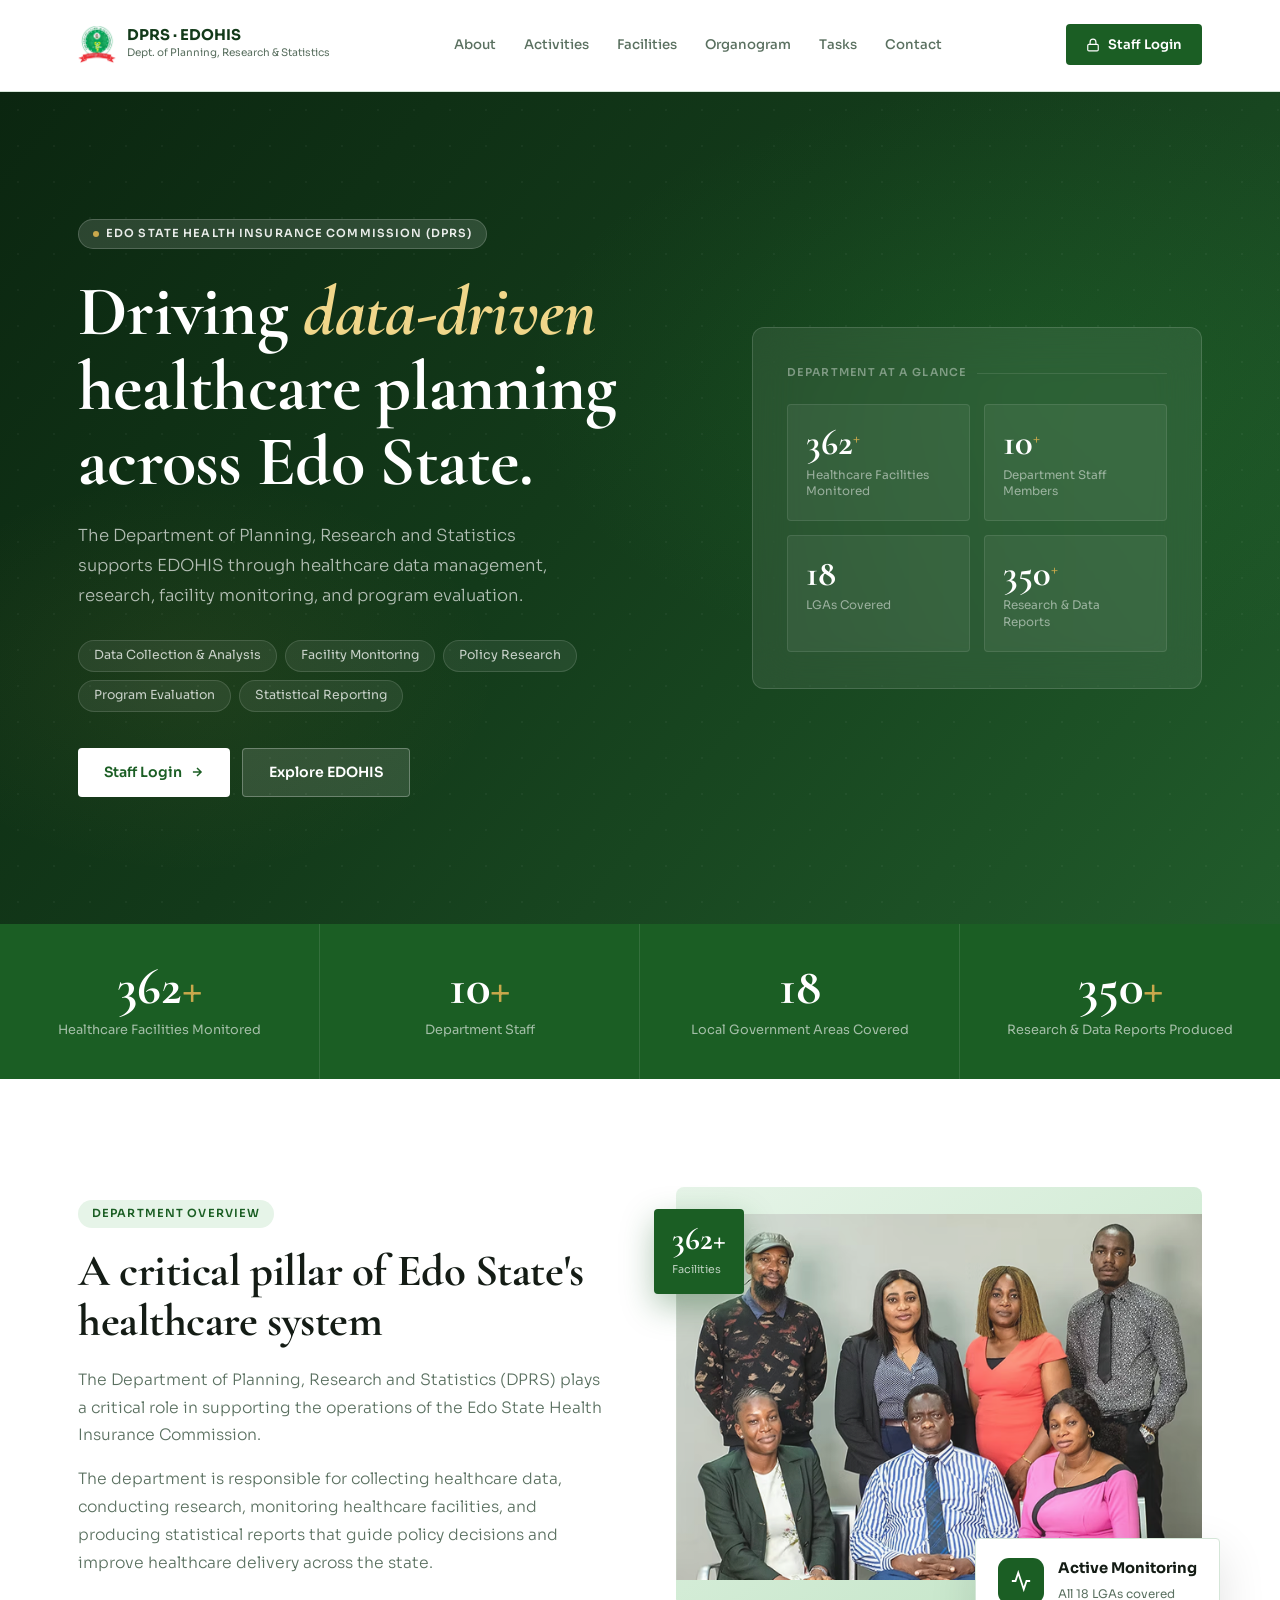
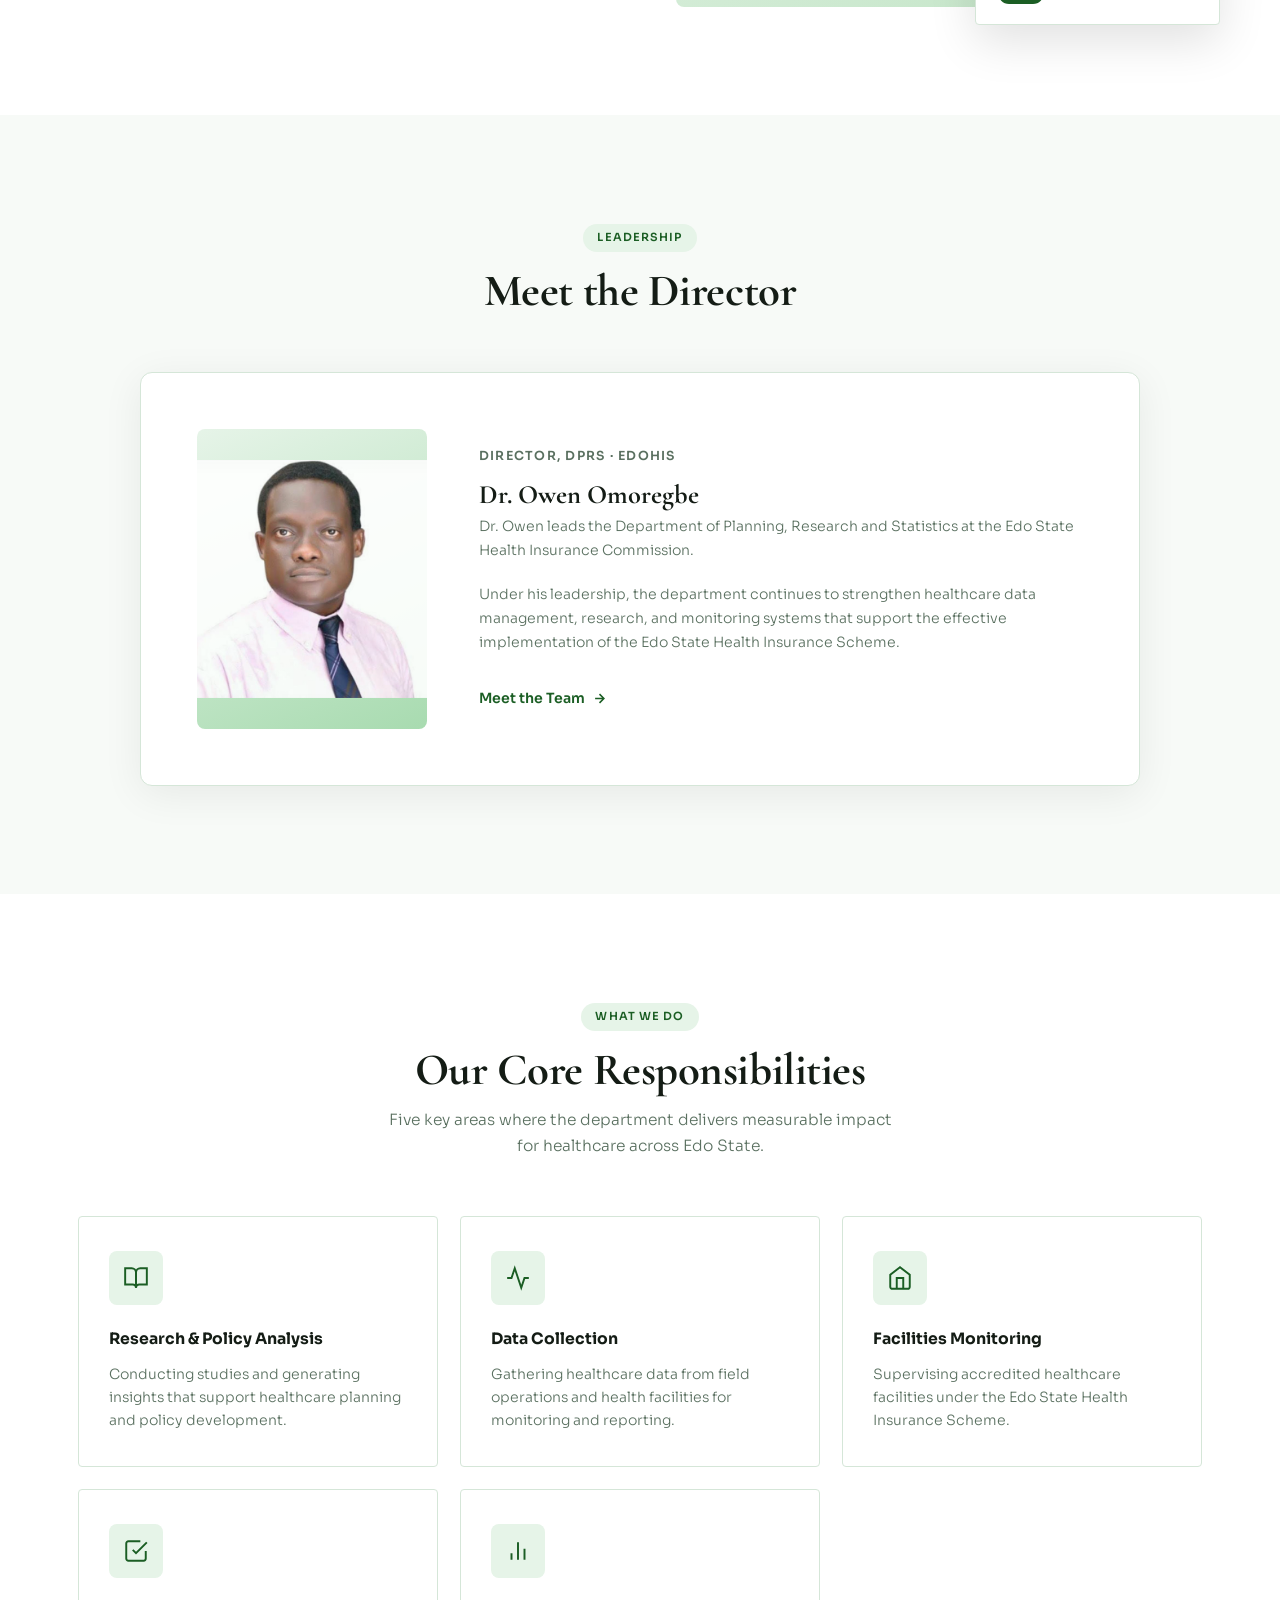
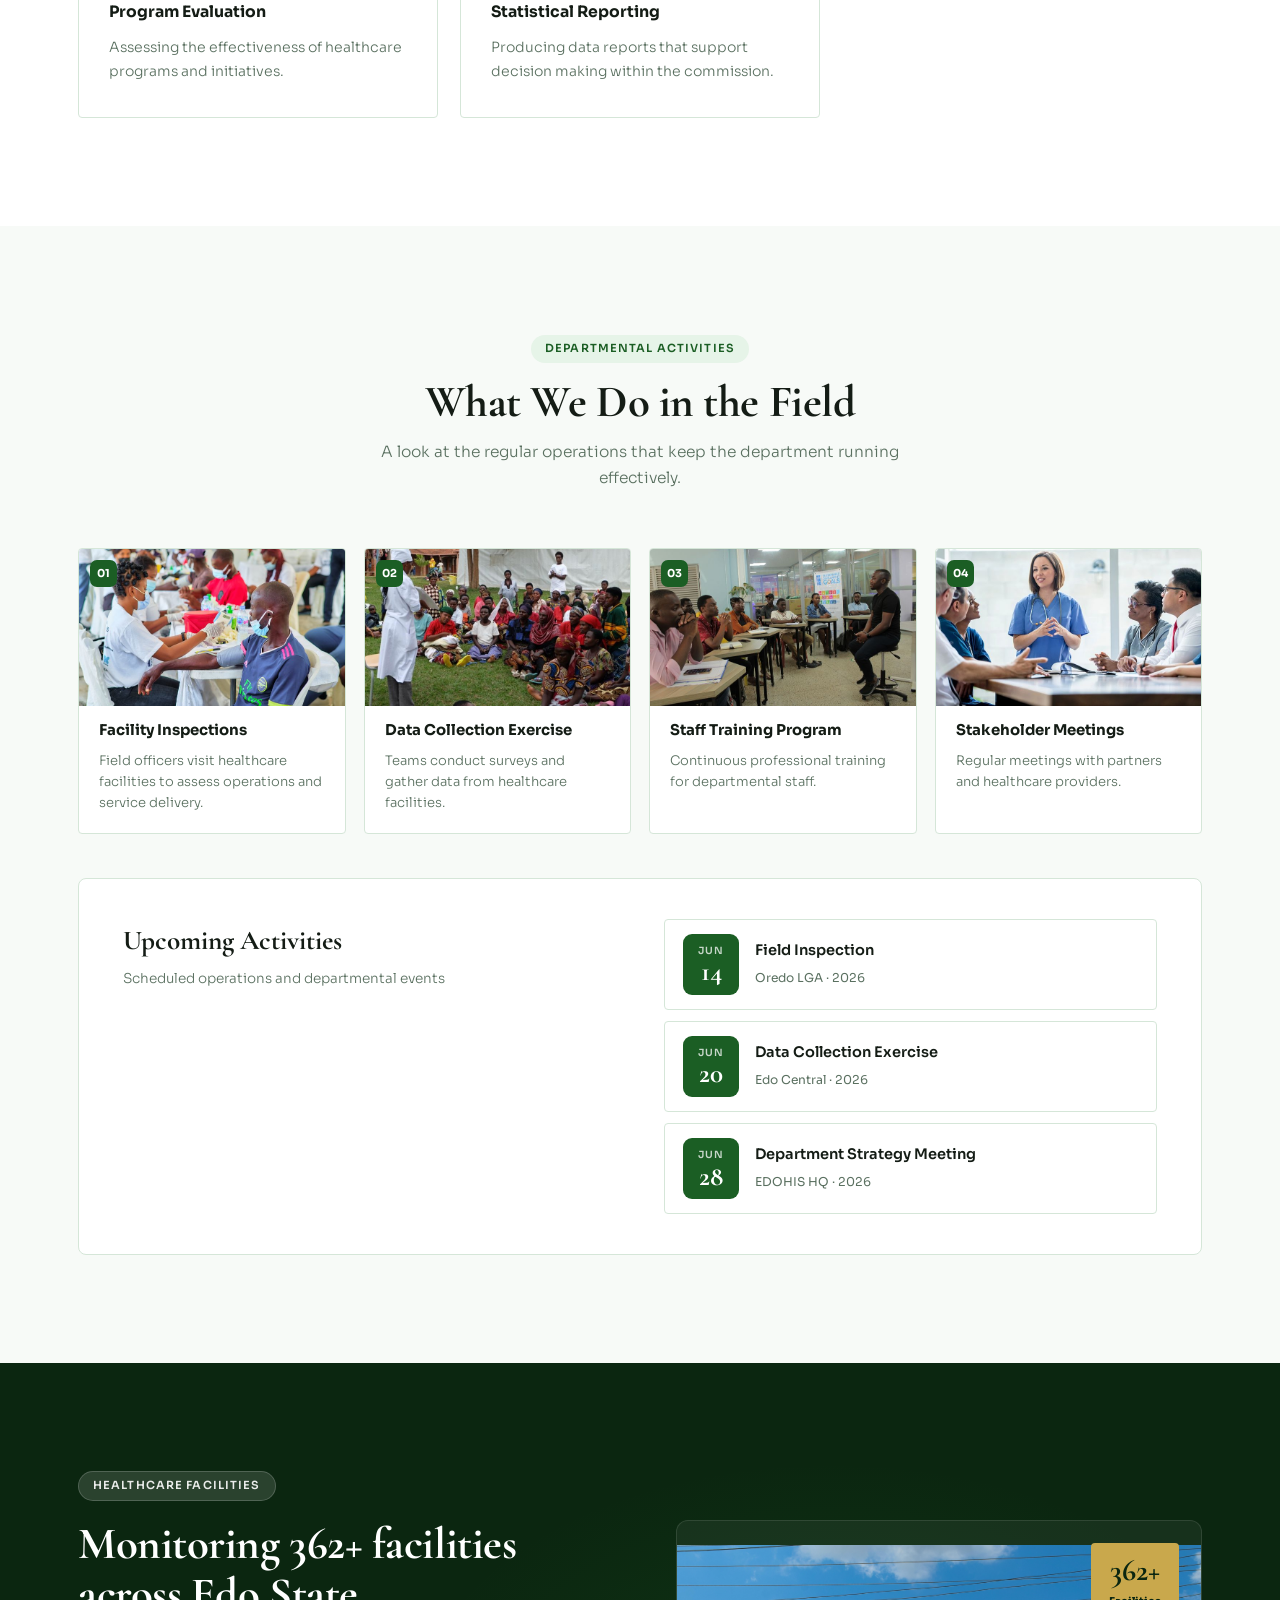
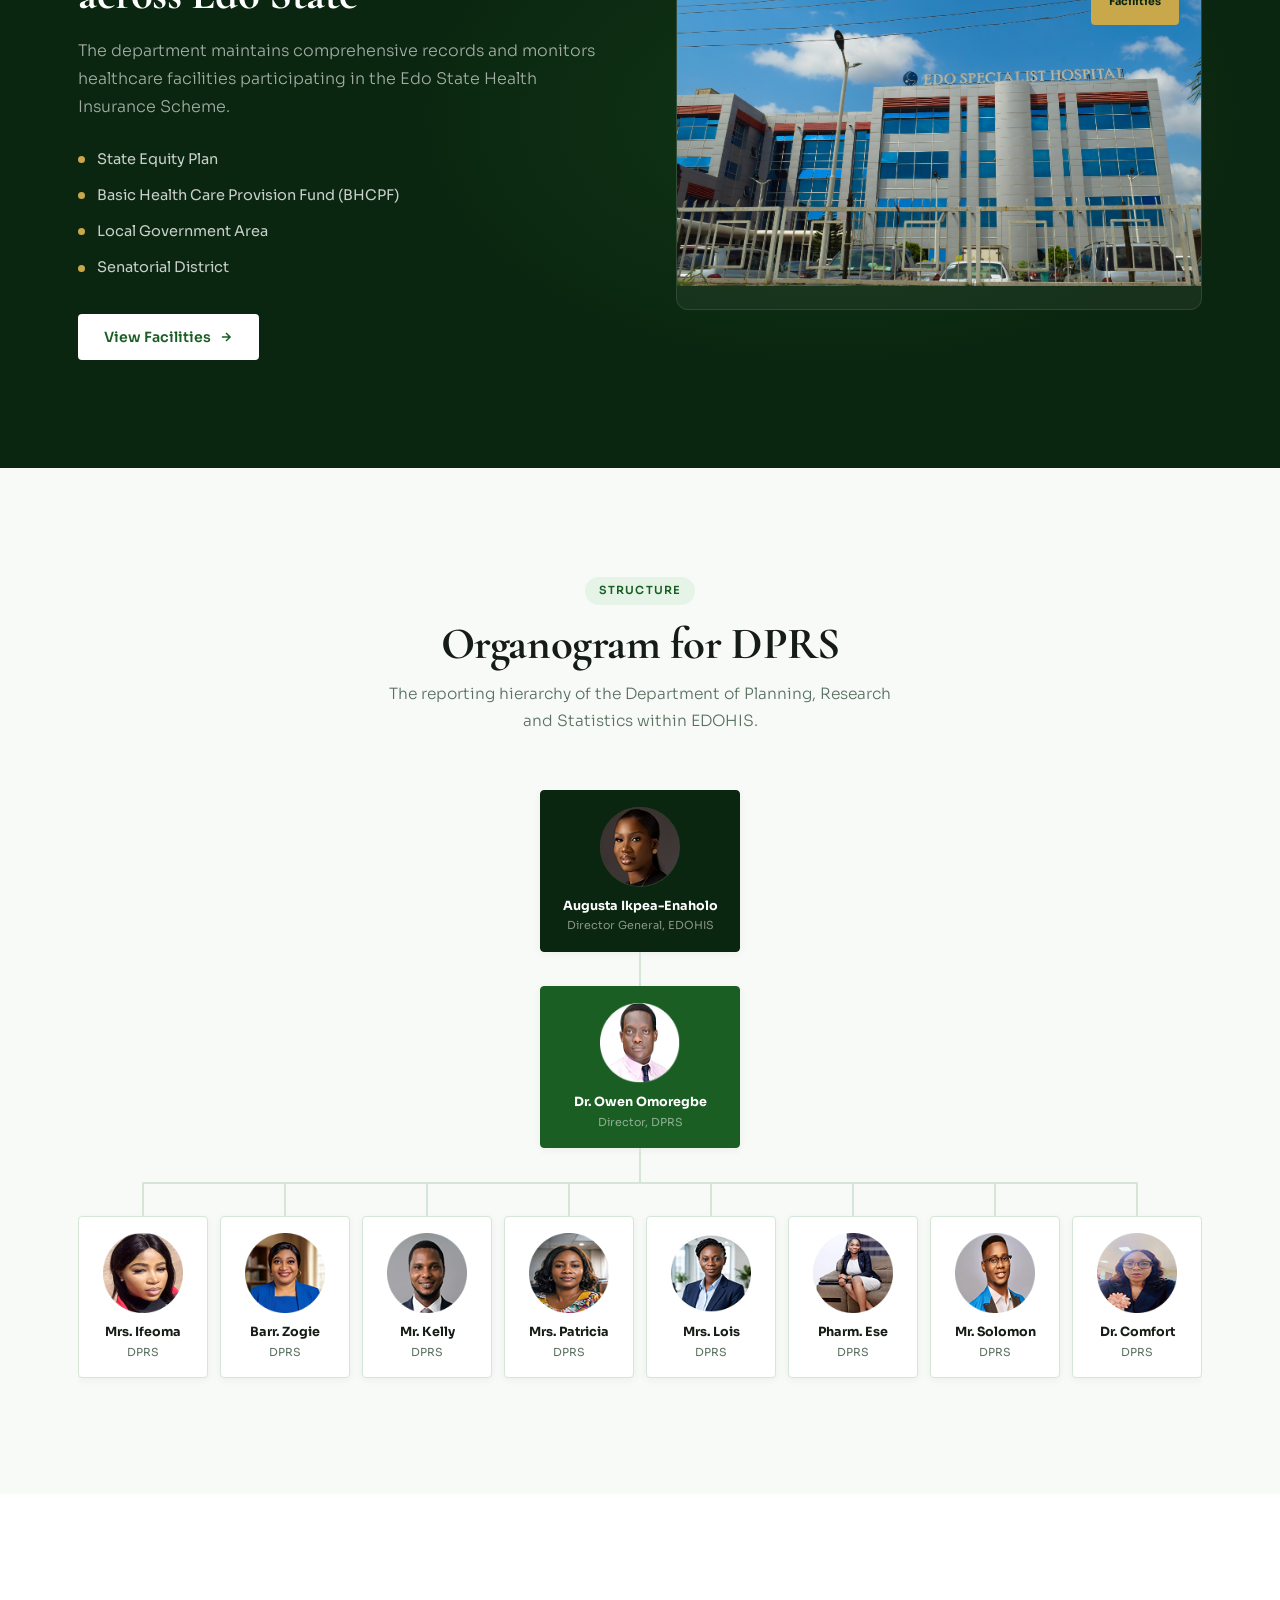
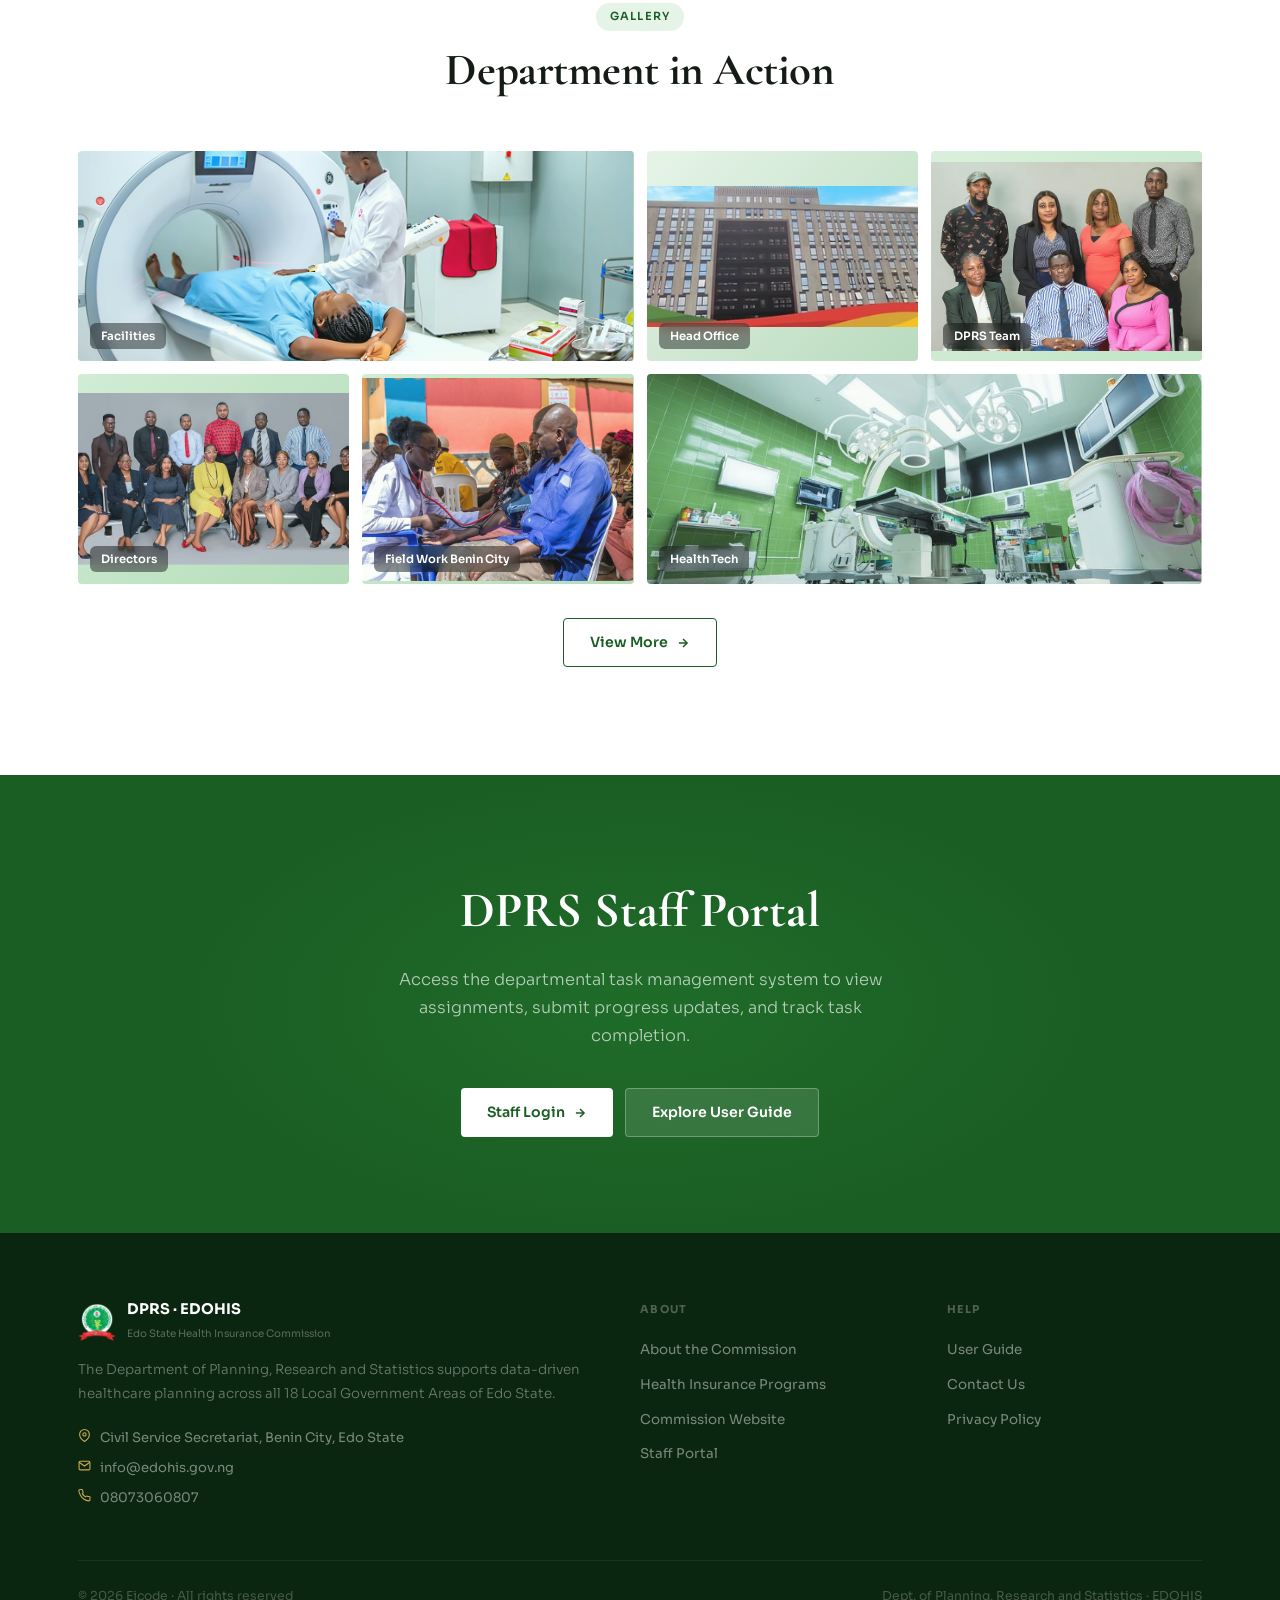
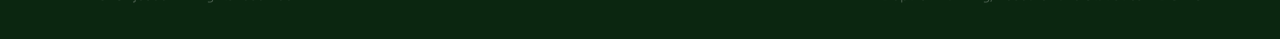
<file: index.html>
<!DOCTYPE html>
<html lang="en">
<head>
<meta charset="UTF-8"/>
<meta name="viewport" content="width=device-width, initial-scale=1.0"/>
<title>DPRS — Edo State Health Insurance Commission</title>
<link rel="preconnect" href="https://fonts.googleapis.com"/>
<link rel="preconnect" href="https://fonts.gstatic.com" crossorigin/>
<link href="https://fonts.googleapis.com/css2?family=Cormorant+Garamond:ital,wght@0,400;0,500;0,600;0,700;1,400;1,600&family=Sora:wght@300;400;500;600;700&display=swap" rel="stylesheet"/>
<link rel="stylesheet" href="style.css">

</head>
<body>

<!-- ═══════════ NAV ═══════════ -->
<nav class="nav">
  <div class="wrap">
    <div class="nav-inner">
      <a href="index.html" class="nav-brand">
        <div class="nav-brand-icon">
          <img src="images/edohislogo.png" alt="edohislogo">
        </div>
        <div class="nav-brand-text">
          <strong>DPRS · EDOHIS</strong>
          <span>Dept. of Planning, Research & Statistics</span>
        </div>
      </a>

      <ul class="nav-links">
        <li><a href="#about">About</a></li>
        <li><a href="#activities">Activities</a></li>
        <li><a href="#facilities">Facilities</a></li>
        <li><a href="#organogram">Organogram</a></li>
        <li><a href="#task">Tasks</a></li>
        <li><a href="#contact">Contact</a></li>
      </ul>

      <div class="nav-end">
        <a href="#portal" class="btn btn-green" style="padding:10px 20px;font-size:.82rem">
          <svg viewBox="0 0 24 24" style="stroke:#fff;fill:none;stroke-width:2"><rect x="3" y="11" width="18" height="11" rx="2"/><path d="M7 11V7a5 5 0 0 1 10 0v4"/></svg>
          Staff Login
        </a>
      </div>

      <button class="hamburger" id="ham" aria-label="Menu">
        <span></span><span></span><span></span>
      </button>
    </div>
  </div>
</nav>

<div class="mobile-nav" id="mob">
  <a href="#about">About</a>
  <a href="#activities">Activities</a>
  <a href="#facilities">Facilities</a>
  <a href="#organogram">Organogram</a>
  <a href="#portal">Tasks</a>
  <a href="#contact">Contact</a>
  <a href="#portal" class="btn btn-green">Staff Login</a>
</div>

<!-- ═══════════ HERO ═══════════ -->
<section class="hero">
  <div class="hero-dots"></div>
  <div class="wrap">
    <div class="hero-layout">
      <!-- copy -->
      <div>
        <div class="hero-eyebrow">
          <span class="chip inv"><span class="chip-dot"></span>Edo State Health Insurance Commission (DPRS)</span>
        </div>
        <h1 class="hero-title">
          Driving <em>data-driven</em><br>
          healthcare planning<br>
          across Edo State.
        </h1>
        <p class="hero-body">
          The Department of Planning, Research and Statistics supports EDOHIS through healthcare data management, research, facility monitoring, and program evaluation.
        </p>
        <div class="hero-tags">
          <span class="hero-tag">Data Collection &amp; Analysis</span>
          <span class="hero-tag">Facility Monitoring</span>
          <span class="hero-tag">Policy Research</span>
          <span class="hero-tag">Program Evaluation</span>
          <span class="hero-tag">Statistical Reporting</span>
        </div>
        <div class="hero-ctas">
          <a href="#portal" class="btn btn-white">
            Staff Login
            <svg viewBox="0 0 24 24" fill="none" stroke="currentColor" stroke-width="2.5"><path d="M5 12h14M12 5l7 7-7 7"/></svg>
          </a>
          <a href="https://www.edostate.edohis.com/" class="btn btn-glass">Explore EDOHIS</a>
        </div>
      </div>

      <!-- stat card -->
      <div class="hero-vis">
        <div class="hero-card">
          <div class="hero-card-eyebrow">Department at a Glance</div>
          <div class="stat-grid">
            <div class="stat-tile">
              <div class="stat-tile-num">362<sup>+</sup></div>
              <div class="stat-tile-lbl">Healthcare Facilities Monitored</div>
            </div>
            <div class="stat-tile">
              <div class="stat-tile-num">10<sup>+</sup></div>
              <div class="stat-tile-lbl">Department Staff Members</div>
            </div>
            <div class="stat-tile">
              <div class="stat-tile-num">18</div>
              <div class="stat-tile-lbl">LGAs Covered</div>
            </div>
            <div class="stat-tile">
              <div class="stat-tile-num">350<sup>+</sup></div>
              <div class="stat-tile-lbl">Research &amp; Data Reports</div>
            </div>
          </div>
        </div>
      </div>
    </div>
  </div>
</section>

<!-- ═══════════ METRICS BAND ═══════════ -->
<div class="metrics">
  <div class="metrics-inner">
    <div class="metric"><div class="metric-num">362<em>+</em></div><div class="metric-lbl">Healthcare Facilities Monitored</div></div>
    <div class="metric"><div class="metric-num">10<em>+</em></div><div class="metric-lbl">Department Staff</div></div>
    <div class="metric"><div class="metric-num">18</div><div class="metric-lbl">Local Government Areas Covered</div></div>
    <div class="metric"><div class="metric-num">350<em>+</em></div><div class="metric-lbl">Research &amp; Data Reports Produced</div></div>
  </div>
</div>

<!-- ═══════════ OVERVIEW ═══════════ -->
<section class="sec" id="about">
  <div class="wrap">
    <div class="ov-grid">
      <div class="ov-text reveal">
        <span class="chip">Department Overview</span>
        <h2>A critical pillar of Edo State's healthcare system</h2>
        <p>The Department of Planning, Research and Statistics (DPRS) plays a critical role in supporting the operations of the Edo State Health Insurance Commission.</p>
        <p>The department is responsible for collecting healthcare data, conducting research, monitoring healthcare facilities, and producing statistical reports that guide policy decisions and improve healthcare delivery across the state.</p>
        
      </div>
      <div class="ov-vis reveal" style="transition-delay:.12s">
        <div class="ov-img">
          <div class="ov-img-ph">
            <img src="images/departmental team photo.png" alt="departmental team photo">
          </div>
        </div>
        <div class="ov-float">
          <div class="ov-float-ico"><svg viewBox="0 0 24 24"><polyline points="22 12 18 12 15 21 9 3 6 12 2 12"/></svg></div>
          <div class="ov-float-txt"><strong>Active Monitoring</strong><span>All 18 LGAs covered</span></div>
        </div>
        <div class="ov-float2"><strong>362+</strong><span>Facilities</span></div>
      </div>
    </div>
  </div>
</section>

<!-- ═══════════ LEADERSHIP ═══════════ -->
<section class="sec sec-alt" id="leadership">
  <div class="wrap">
    <div class="sec-hd">
      <span class="chip">Leadership</span>
      <h2>Meet the Director</h2>
    </div>
    <div class="leader-card reveal">
      <div class="leader-photo">
        <div class="leader-photo-ph">
          <img src="images/Dr owen.png" alt="Dr owen photo">
        </div>
      </div>
      <div>
        <div class="leader-role">Director, DPRS · EDOHIS</div>
        <h3 class="leader-name">Dr. Owen Omoregbe</h3>
        <p class="leader-bio">Dr. Owen leads the Department of Planning, Research and Statistics at the Edo State Health Insurance Commission.</p>
        <p class="leader-bio">Under his leadership, the department continues to strengthen healthcare data management, research, and monitoring systems that support the effective implementation of the Edo State Health Insurance Scheme.</p>
        <a href="meetteampage.html" class="leader-link">
          Meet the Team
          <svg viewBox="0 0 24 24"><path d="M5 12h14M12 5l7 7-7 7"/></svg>
        </a>
      </div>
    </div>
  </div>
</section>

<!-- ═══════════ RESPONSIBILITIES ═══════════ -->
<section class="sec" id="responsibilities">
  <div class="wrap">
    <div class="sec-hd">
      <span class="chip">What We Do</span>
      <h2>Our Core Responsibilities</h2>
      <p>Five key areas where the department delivers measurable impact for healthcare across Edo State.</p>
    </div>
    <div class="resp-grid">
      <div class="resp-card reveal">
        <div class="resp-ico"><svg viewBox="0 0 24 24"><path d="M2 3h6a4 4 0 0 1 4 4v14a3 3 0 0 0-3-3H2z"/><path d="M22 3h-6a4 4 0 0 0-4 4v14a3 3 0 0 1 3-3h7z"/></svg></div>
        <h4>Research &amp; Policy Analysis</h4>
        <p>Conducting studies and generating insights that support healthcare planning and policy development.</p>
      </div>
      <div class="resp-card reveal" style="transition-delay:.08s">
        <div class="resp-ico"><svg viewBox="0 0 24 24"><polyline points="22 12 18 12 15 21 9 3 6 12 2 12"/></svg></div>
        <h4>Data Collection</h4>
        <p>Gathering healthcare data from field operations and health facilities for monitoring and reporting.</p>
      </div>
      <div class="resp-card reveal" style="transition-delay:.16s">
        <div class="resp-ico"><svg viewBox="0 0 24 24"><path d="M3 9l9-7 9 7v11a2 2 0 0 1-2 2H5a2 2 0 0 1-2-2z"/><polyline points="9 22 9 12 15 12 15 22"/></svg></div>
        <h4>Facilities Monitoring</h4>
        <p>Supervising accredited healthcare facilities under the Edo State Health Insurance Scheme.</p>
      </div>
      <div class="resp-card reveal" style="transition-delay:.06s">
        <div class="resp-ico"><svg viewBox="0 0 24 24"><polyline points="22 4 12 14.01 9 11.01"/><path d="M21 12v7a2 2 0 0 1-2 2H5a2 2 0 0 1-2-2V5a2 2 0 0 1 2-2h11"/></svg></div>
        <h4>Program Evaluation</h4>
        <p>Assessing the effectiveness of healthcare programs and initiatives.</p>
      </div>
      <div class="resp-card reveal" style="transition-delay:.14s">
        <div class="resp-ico"><svg viewBox="0 0 24 24"><line x1="18" y1="20" x2="18" y2="10"/><line x1="12" y1="20" x2="12" y2="4"/><line x1="6" y1="20" x2="6" y2="14"/></svg></div>
        <h4>Statistical Reporting</h4>
        <p>Producing data reports that support decision making within the commission.</p>
      </div>
    </div>
  </div>
</section>

<!-- ═══════════ ACTIVITIES ═══════════ -->
<section class="sec sec-alt" id="activities">
  <div class="wrap">
    <div class="sec-hd">
      <span class="chip">Departmental Activities</span>
      <h2>What We Do in the Field</h2>
      <p>A look at the regular operations that keep the department running effectively.</p>
    </div>
    <div class="act-grid">
      <div class="act-card reveal">
        <div class="act-thumb"><span class="act-num">01</span><img src="images/field work.jfif" alt="Team field work"></div>
        <div class="act-body"><h4>Facility Inspections</h4><p>Field officers visit healthcare facilities to assess operations and service delivery.</p></div>
      </div>
      <div class="act-card reveal" style="transition-delay:.07s">
        <div class="act-thumb"><span class="act-num">02</span><img src="images/Data collection.jfif" alt="data collection"></div>
        <div class="act-body"><h4>Data Collection Exercise</h4><p>Teams conduct surveys and gather data from healthcare facilities.</p></div>
      </div>
      <div class="act-card reveal" style="transition-delay:.14s">
        <div class="act-thumb"><span class="act-num">03</span><img src="images/staff training.jfif" alt="Staff training"></div>
        <div class="act-body"><h4>Staff Training Program</h4><p>Continuous professional training for departmental staff.</p></div>
      </div>
      <div class="act-card reveal" style="transition-delay:.21s">
        <div class="act-thumb"><span class="act-num">04</span><img src="images/partner meetings.jfif" alt="Partners meetings"></div>
        <div class="act-body"><h4>Stakeholder Meetings</h4><p>Regular meetings with partners and healthcare providers.</p></div>
      </div>
    </div>

    <div class="upcoming reveal" id="task">
      <div class="upcoming-head">
        <h3>Upcoming Activities</h3>
        <p>Scheduled operations and departmental events</p>
      </div>
      <div class="ev-list">
        <div class="ev-item">
          <div class="ev-cal"><div class="mo">Jun</div><div class="dy">14</div></div>
          <div class="ev-info"><strong>Field Inspection</strong><span>Oredo LGA · 2026</span></div>
        </div>
        <div class="ev-item">
          <div class="ev-cal"><div class="mo">Jun</div><div class="dy">20</div></div>
          <div class="ev-info"><strong>Data Collection Exercise</strong><span>Edo Central · 2026</span></div>
        </div>
        <div class="ev-item">
          <div class="ev-cal"><div class="mo">Jun</div><div class="dy">28</div></div>
          <div class="ev-info"><strong>Department Strategy Meeting</strong><span>EDOHIS HQ · 2026</span></div>
        </div>
      </div>
    </div>
  </div>
</section>

<!-- ═══════════ FACILITIES ═══════════ -->
<section class="fac-sec" id="facilities">
  <div class="wrap">
    <div class="fac-grid">
      <div class="fac-text reveal">
        <span class="chip inv">Healthcare Facilities</span>
        <h2>Monitoring 362+ facilities across Edo State</h2>
        <p>The department maintains comprehensive records and monitors healthcare facilities participating in the Edo State Health Insurance Scheme.</p>
        <div class="fac-cats">
          <div class="fac-cat"><span class="fac-cat-dot"></span>State Equity Plan</div>
          <div class="fac-cat"><span class="fac-cat-dot"></span>Basic Health Care Provision Fund (BHCPF)</div>
          <div class="fac-cat"><span class="fac-cat-dot"></span>Local Government Area</div>
          <div class="fac-cat"><span class="fac-cat-dot"></span>Senatorial District</div>
        </div>
        <a href="https://www.edostate.edohis.com/" class="btn btn-white">
          View Facilities
          <svg viewBox="0 0 24 24" fill="none" stroke="currentColor" stroke-width="2.5"><path d="M5 12h14M12 5l7 7-7 7"/></svg>
        </a>
      </div>
      <div class="fac-vis reveal" style="transition-delay:.12s">
        <div class="fac-vis-ph">
          <img src="images/edo state secretariat.png" alt="edo state secretariat">
        </div>
        <div class="fac-badge"><strong>362+</strong><span>Facilities</span></div>
      </div>
    </div>
  </div>
</section>

<!-- ═══════════ ORGANOGRAM ═══════════ -->
<section class="sec sec-alt" id="organogram">
  <div class="wrap">
    <div class="sec-hd">
      <span class="chip">Structure</span>
      <h2>Organogram for DPRS</h2>
      <p>The reporting hierarchy of the Department of Planning, Research and Statistics within EDOHIS.</p>
    </div>
    <div class="org-scroll">
      <div class="org-tree">
        <!-- DG -->
        <div class="org-row">
          <div class="org-card top">
            <div class="org-av"><img src="images/Augusta ikpea enaholo.png" alt="Augusta ikpea enaholo.png"></div>
            <div class="org-nm">Augusta Ikpea-Enaholo</div>
            <div class="org-rl">Director General, EDOHIS</div>
          </div>
        </div>
        <div class="org-vline"></div>
        <!-- Director -->
        <div class="org-row">
          <div class="org-card dir">
            <div class="org-av"><img src="images/dr owen o.png" alt="dr owen"></div>
            <div class="org-nm">Dr. Owen Omoregbe</div>
            <div class="org-rl">Director, DPRS</div>
          </div>
        </div>
        <div class="org-vline"></div>
        <!-- Team -->
        <div class="org-hrow">
          <div class="org-col"><div class="org-card"><div class="org-av"><img src="images/mrs ifeoma.png" alt="mrs ifeoma"></div><div class="org-nm">Mrs. Ifeoma</div><div class="org-rl">DPRS</div></div></div>
          <div class="org-col"><div class="org-card"><div class="org-av"><img src="images/barr zogie.png" alt="barr zogie"></div><div class="org-nm">Barr. Zogie</div><div class="org-rl">DPRS</div></div></div>
          <div class="org-col"><div class="org-card"><div class="org-av"><img src="images/mr kelly.png" alt="Mr kelly"></div><div class="org-nm">Mr. Kelly</div><div class="org-rl">DPRS</div></div></div>
          <div class="org-col"><div class="org-card"><div class="org-av"><img src="images/Mrs patricia.png" alt="Mrs patricia"></div><div class="org-nm">Mrs. Patricia</div><div class="org-rl">DPRS</div></div></div>
          <div class="org-col"><div class="org-card"><div class="org-av"><img src="images/Mrs lois.png" alt="mrs lois"></div><div class="org-nm">Mrs. Lois</div><div class="org-rl">DPRS</div></div></div>
          <div class="org-col"><div class="org-card"><div class="org-av"><img src="images/Pharm Ese.png" alt="pharm ese"></div><div class="org-nm">Pharm. Ese</div><div class="org-rl">DPRS</div></div></div>
          <div class="org-col"><div class="org-card"><div class="org-av"><img src="images/mr solomon.png" alt="Mr solomon"></div><div class="org-nm">Mr. Solomon</div><div class="org-rl">DPRS</div></div></div>
          <div class="org-col"><div class="org-card"><div class="org-av"><img src="images/dr comfort.png" alt="dr comfort"></div><div class="org-nm">Dr. Comfort</div><div class="org-rl">DPRS</div></div></div>
        </div>
      </div>
    </div>
  </div>
</section>

<!-- ═══════════ GALLERY ═══════════ -->
<section class="sec" id="gallery">
  <div class="wrap">
    <div class="sec-hd">
      <span class="chip">Gallery</span>
      <h2>Department in Action</h2>
    </div>
    <div class="gal-grid">
      <div class="gal-cell reveal">
        <div class="gal-ph"><img src="images/facility1.png" alt="facility pic"></div>
        <span class="gal-label">Facilities</span>
      </div>
      <div class="gal-cell reveal" style="transition-delay:.07s">
        <div class="gal-ph"><img src="images/head office.png" alt=""></div>
        <span class="gal-label">Head Office</span>
      </div>
      <div class="gal-cell reveal" style="transition-delay:.14s">
        <div class="gal-ph"><img src="images/departmental team photo.png" alt="dprs team pic"></div>
        <span class="gal-label">DPRS Team</span>
      </div>
      
      <div class="gal-cell reveal" style="transition-delay:.21s">
        <div class="gal-ph"><img src="images/directors.png" alt=""></div>
        <span class="gal-label">Directors</span>
      </div>

      <div class="gal-cell reveal" style="transition-delay:.21s">
        <div class="gal-ph"><img src="images/Field work benin.jfif" alt=""></div>
        <span class="gal-label">Field Work Benin City</span>
      </div>

      <div class="gal-cell reveal" style="transition-delay:.21s">
        <div class="gal-ph"><img src="images/Health Tech Companies Restructuring Nigeria’s Healthcare System.jfif" alt=""></div>
        <span class="gal-label">Health Tech</span>
      </div>
      
    </div>
    <div class="gal-cta">
      <a href="#" class="btn btn-outline">
        View More
        <svg viewBox="0 0 24 24" fill="none" stroke="currentColor" stroke-width="2.5"><path d="M5 12h14M12 5l7 7-7 7"/></svg>
      </a>
    </div>
  </div>
</section>

<!-- ═══════════ PORTAL ═══════════ -->
<section class="portal-sec" id="portal">
  <div class="wrap" style="position:relative;z-index:1">
    
    <h2>DPRS Staff Portal</h2>
    <p>Access the departmental task management system to view assignments, submit progress updates, and track task completion.</p>
    <div class="portal-ctas">
      <a href="#" class="btn btn-white">
        Staff Login
        <svg viewBox="0 0 24 24" fill="none" stroke="currentColor" stroke-width="2.5"><path d="M5 12h14M12 5l7 7-7 7"/></svg>
      </a>
      <a href="#" class="btn btn-glass">Explore User Guide</a>
    </div>
  </div>
</section>

<!-- ═══════════ FOOTER ═══════════ -->
<footer id="contact">
  <div class="wrap">
    <div class="footer-grid">
      <div>
        <div class="footer-brand">
          <div class="footer-brand-ico"><img src="images/edohislogo.png" alt=""></div>
          <div class="footer-brand-txt">
            <strong>DPRS · EDOHIS</strong>
            <span>Edo State Health Insurance Commission</span>
          </div>
        </div>
        <p class="footer-desc">The Department of Planning, Research and Statistics supports data-driven healthcare planning across all 18 Local Government Areas of Edo State.</p>
        <div class="footer-contacts">
          <div class="footer-row">
            <svg viewBox="0 0 24 24"><path d="M21 10c0 7-9 13-9 13s-9-6-9-13a9 9 0 0 1 18 0z"/><circle cx="12" cy="10" r="3"/></svg>
            Civil Service Secretariat, Benin City, Edo State
          </div>
          <div class="footer-row">
            <svg viewBox="0 0 24 24"><path d="M4 4h16c1.1 0 2 .9 2 2v12c0 1.1-.9 2-2 2H4c-1.1 0-2-.9-2-2V6c0-1.1.9-2 2-2z"/><polyline points="22,6 12,13 2,6"/></svg>
            info@edohis.gov.ng
          </div>
          <div class="footer-row">
            <svg viewBox="0 0 24 24"><path d="M22 16.92v3a2 2 0 0 1-2.18 2 19.79 19.79 0 0 1-8.63-3.07A19.5 19.5 0 0 1 4.69 12 19.79 19.79 0 0 1 1.61 3.18 2 2 0 0 1 3.58 1h3a2 2 0 0 1 2 1.72 12.84 12.84 0 0 0 .7 2.81 2 2 0 0 1-.45 2.11L7.91 8.54a16 16 0 0 0 6 6l.92-.92a2 2 0 0 1 2.11-.45 12.84 12.84 0 0 0 2.81.7A2 2 0 0 1 22 16.92z"/></svg>
            08073060807
          </div>
        </div>
      </div>
      <div class="footer-col">
        <h5>About</h5>
        <ul>
          <li><a href="https://www.edostate.edohis.com/">About the Commission</a></li>
          <li><a href="https://www.edostate.edohis.com/">Health Insurance Programs</a></li>
          <li><a href="https://www.edostate.edohis.com/">Commission Website</a></li>
          <li><a href="#">Staff Portal</a></li>
        </ul>
      </div>
      <div class="footer-col">
        <h5>Help</h5>
        <ul>
          <li><a href="#">User Guide</a></li>
          <li><a href="https://www.edostate.edohis.com/contact-7">Contact Us</a></li>
          <li><a href="#">Privacy Policy</a></li>
        </ul>
      </div>
    </div>
    <div class="footer-btm">
      <p>© 2026 Ejcode · All rights reserved</p>
      <p>Dept. of Planning, Research and Statistics · EDOHIS</p>
    </div>
  </div>
</footer>

<!-- ═══════════ SCRIPTS ═══════════ -->
<script src="script.js"></script>
</body>
</html>
</file>
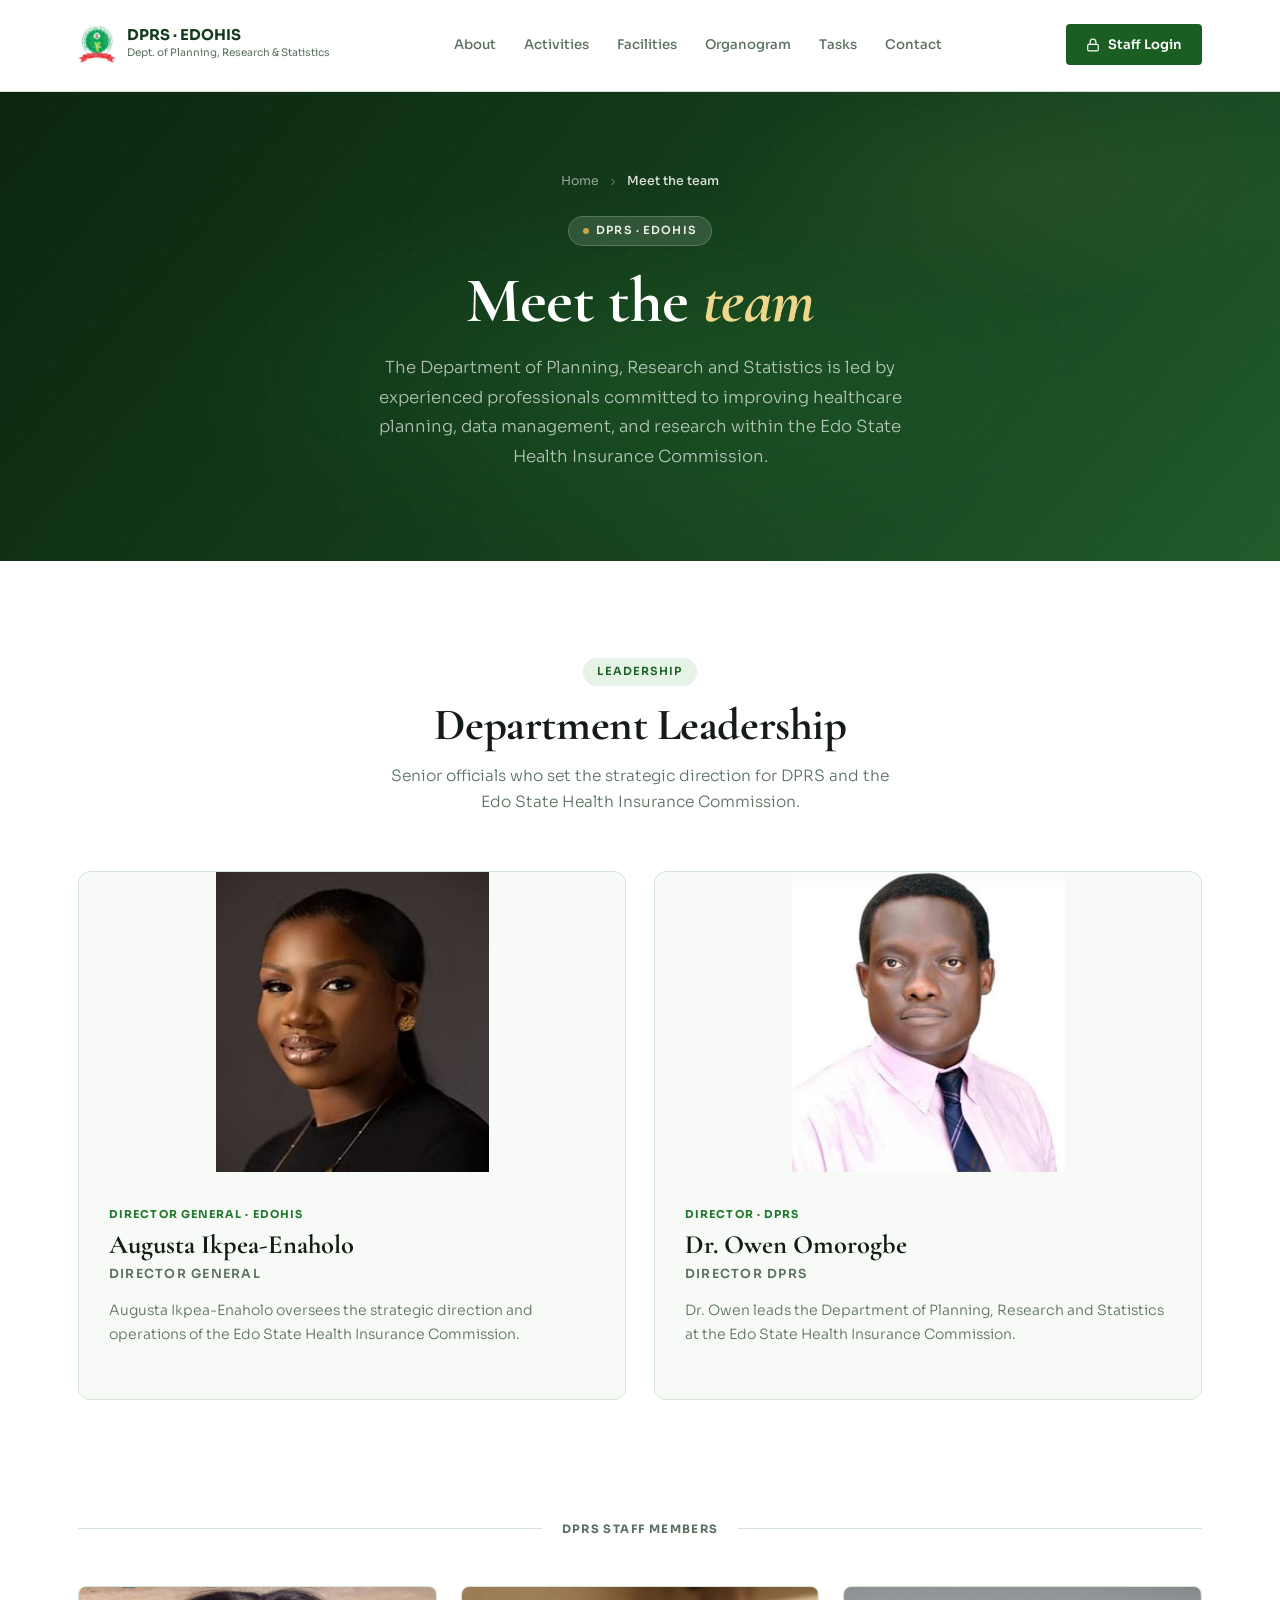
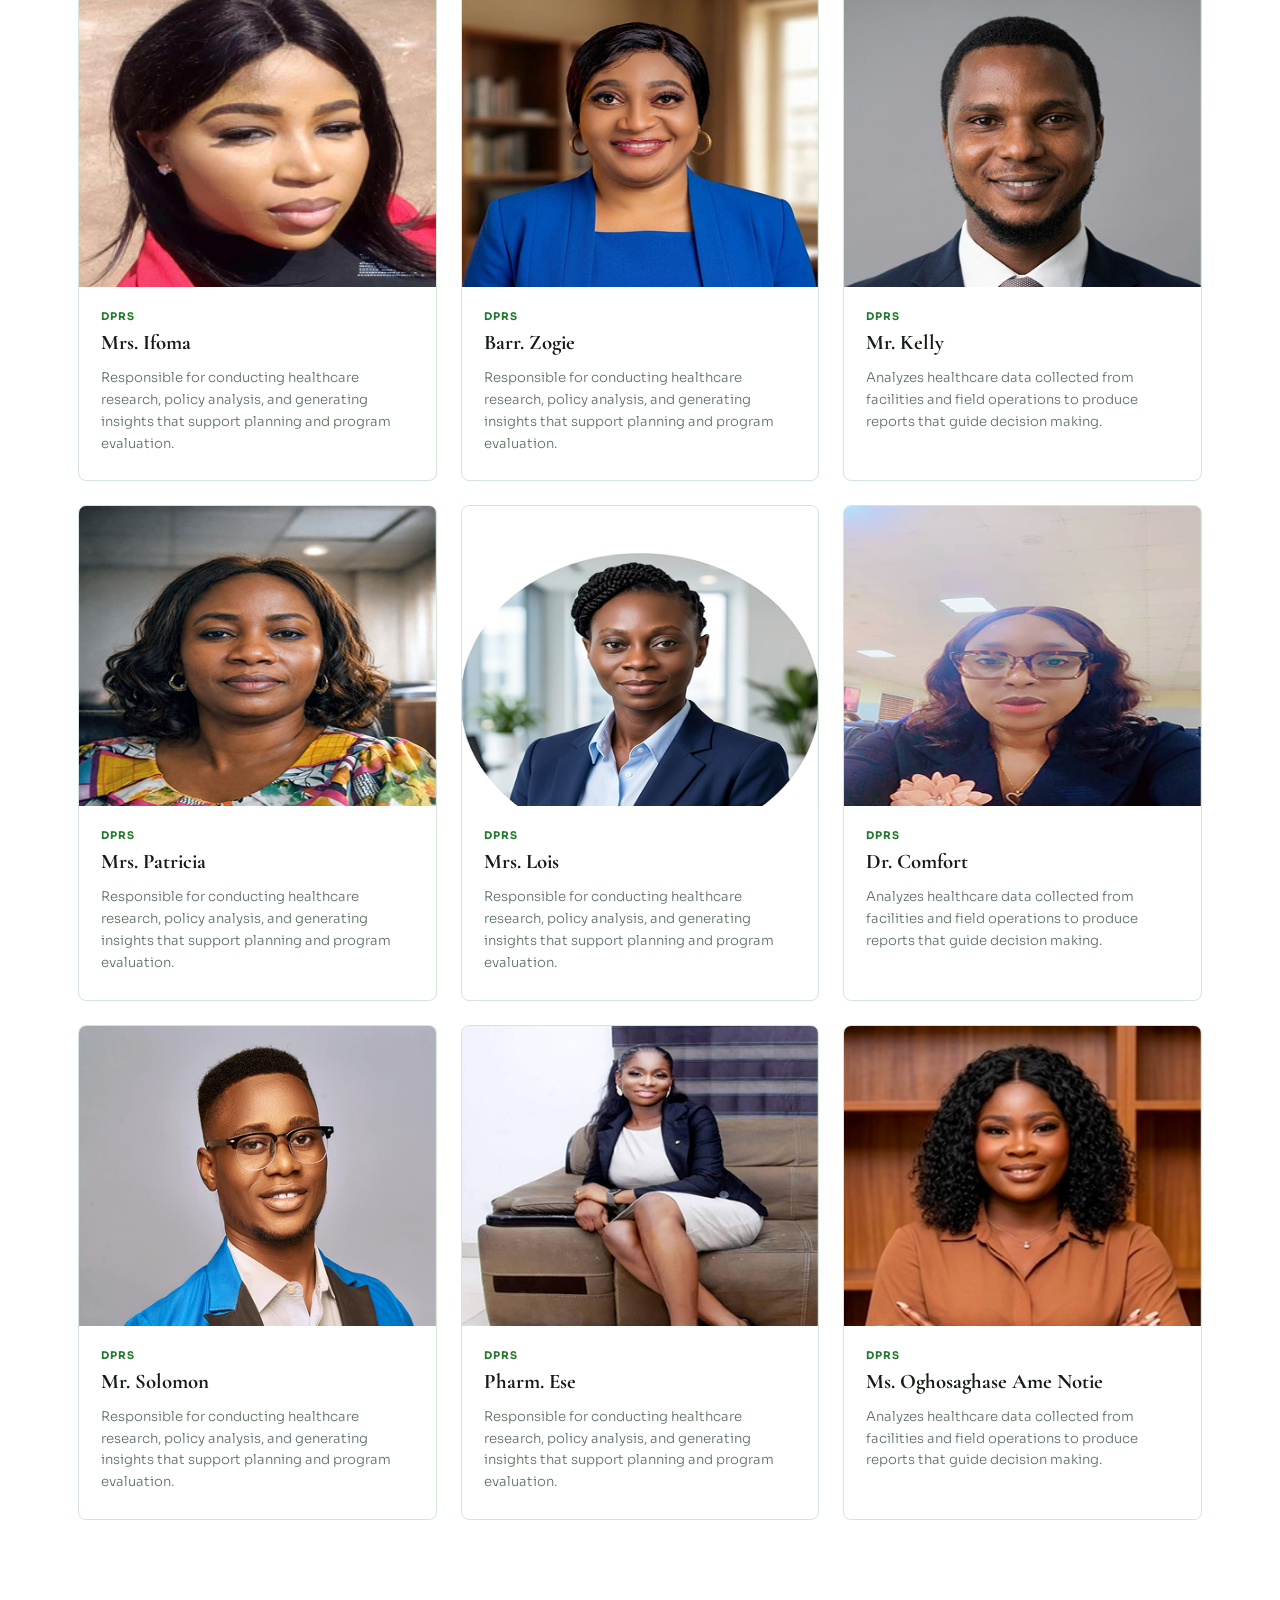
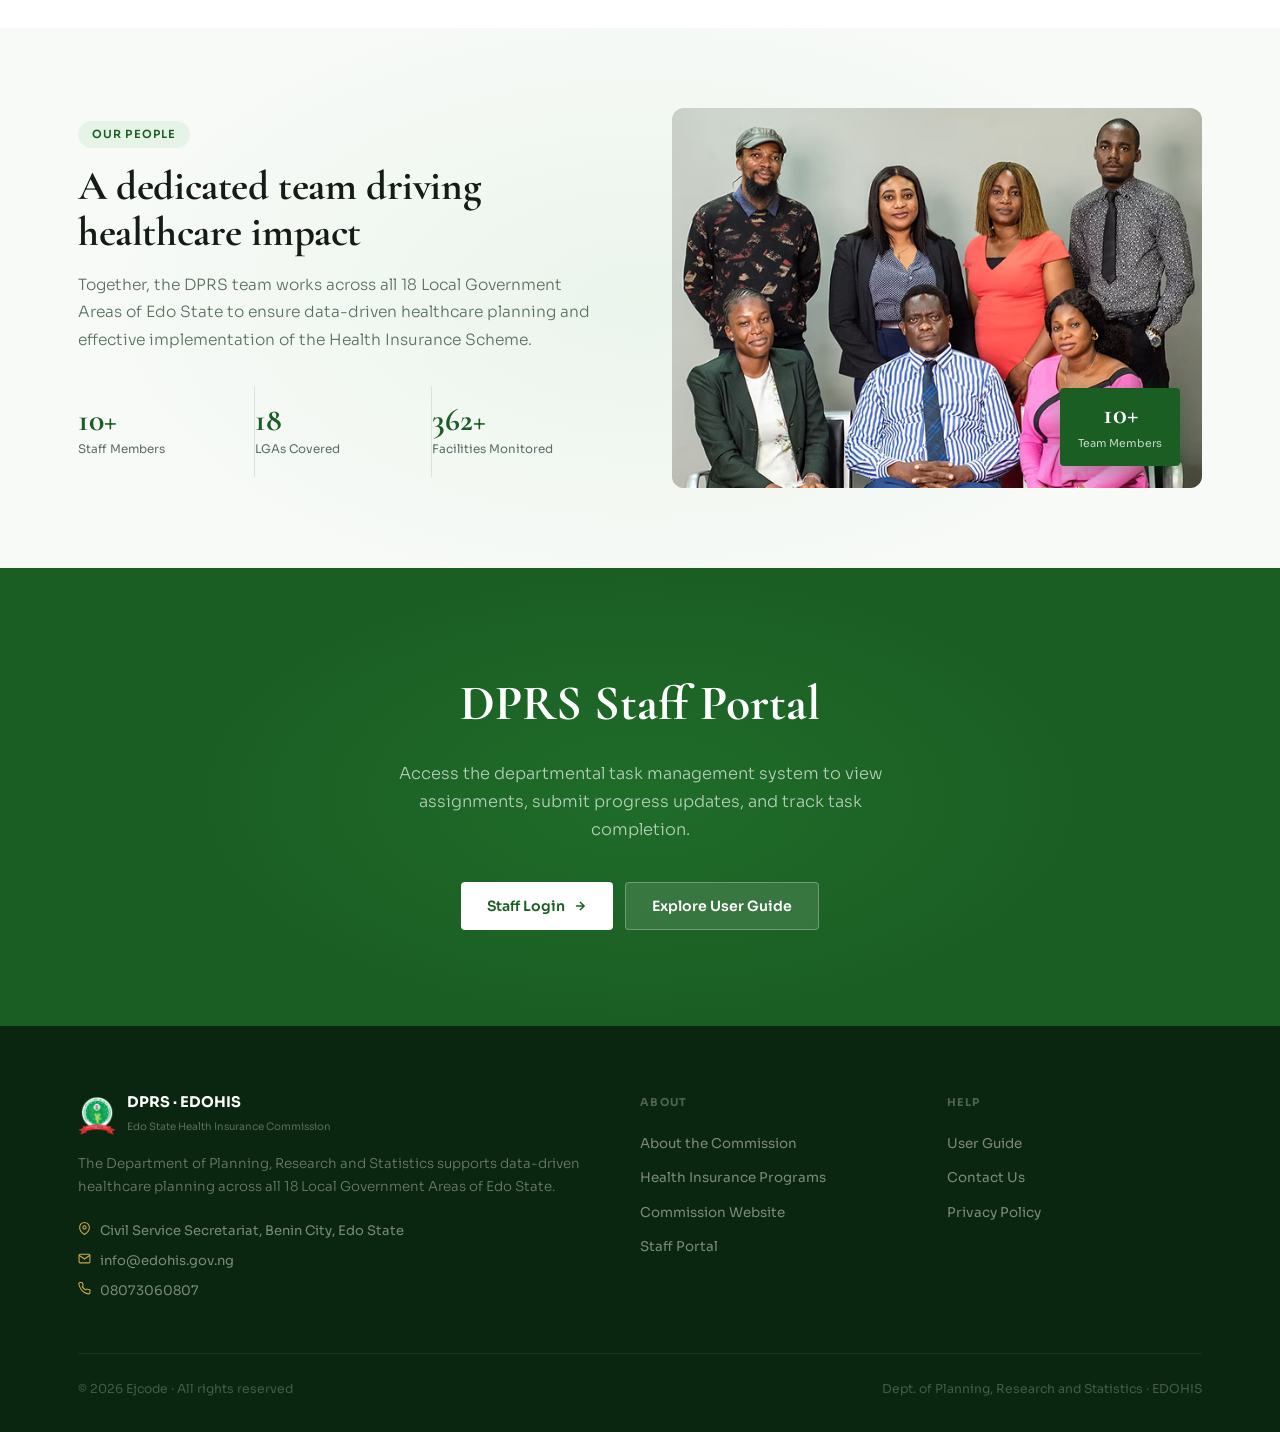
<file: meetteampage.html>
<!DOCTYPE html>
<html lang="en">
<head>
<meta charset="UTF-8"/>
<meta name="viewport" content="width=device-width, initial-scale=1.0"/>
<title>DPRS — Edo State Health Insurance Commission</title>
<link rel="preconnect" href="https://fonts.googleapis.com"/>
<link rel="preconnect" href="https://fonts.gstatic.com" crossorigin/>
<link href="https://fonts.googleapis.com/css2?family=Cormorant+Garamond:ital,wght@0,400;0,500;0,600;0,700;1,400;1,600&family=Sora:wght@300;400;500;600;700&display=swap" rel="stylesheet"/>
<link rel="stylesheet" href="style.css">

</head>
<body>

<!-- ═══════════ NAV ═══════════ -->
<nav class="nav">
  <div class="wrap">
    <div class="nav-inner">
      <a href="index.html" class="nav-brand">
        <div class="nav-brand-icon">
          <img src="images/edohislogo.png" alt="edohislogo">
        </div>
        <div class="nav-brand-text">
          <strong>DPRS · EDOHIS</strong>
          <span>Dept. of Planning, Research & Statistics</span>
        </div>
      </a>

      <ul class="nav-links">
        <li><a href="index.html#about">About</a></li>
        <li><a href="index.html#activities">Activities</a></li>
        <li><a href="index.html#facilities">Facilities</a></li>
        <li><a href="index.htmlorganogram">Organogram</a></li>
        <li><a href="index.html#task">Tasks</a></li>
        <li><a href="index.html#contact">Contact</a></li>
      </ul>

      <div class="nav-end">
        <a href="#portal" class="btn btn-green" style="padding:10px 20px;font-size:.82rem">
          <svg viewBox="0 0 24 24" style="stroke:#fff;fill:none;stroke-width:2"><rect x="3" y="11" width="18" height="11" rx="2"/><path d="M7 11V7a5 5 0 0 1 10 0v4"/></svg>
          Staff Login
        </a>
      </div>

      <button class="hamburger" id="ham" aria-label="Menu">
        <span></span><span></span><span></span>
      </button>
    </div>
  </div>
</nav>

<div class="mobile-nav" id="mob">
  <a href="index.html#about">About</a>
  <a href="index.html#activities">Activities</a>
  <a href="index.html#facilities">Facilities</a>
  <a href="index.html#organogram">Organogram</a>
  <a href="index.html#portal">Tasks</a>
  <a href="index.html#contact">Contact</a>
  <a href="index.html#portal" class="btn btn-green">Staff Login</a>
</div>

<!-- ═══ PAGE HERO ═══ -->
<section class="page-hero">
  <div class="page-hero-dots"></div>
  <div class="wrap page-hero-inner">
    <div class="breadcrumb">
      <a href="index.html">Home</a>
      <svg viewBox="0 0 24 24"><polyline points="9 18 15 12 9 6"/></svg>
      <span class="current">Meet the team</span>
    </div>
    <div class="page-hero-chip">
      <span class="chip inv"><span class="chip-dot"></span>DPRS · EDOHIS</span>
    </div>
    <h1>Meet the <em>team</em></h1>
    <p>
      The Department of Planning, Research and Statistics is led by experienced professionals committed to improving healthcare planning, data management, and research within the Edo State Health Insurance Commission.
    </p>
  </div>
</section>

<!-- ═══ LEADERSHIP ═══ -->
<section class="leadership-sec">
  <div class="wrap">
    <div class="sec-hd">
      <span class="chip">Leadership</span>
      <h2>Department Leadership</h2>
      <p>Senior officials who set the strategic direction for DPRS and the Edo State Health Insurance Commission.</p>
    </div>

    <div class="leader-cards">

      <!-- Card 1: DG -->
      <div class="leader-card1 reveal">
        <div class="leader-photo1">
          <!-- Replace src below with real photo path -->
          <img src="images/Augusta ikpea enaholo 2.png" alt="Augusta Ikpea-Enaholo"/> 
         
        </div>
        <div class="leader-body">
          <span class="leader-dept-tag">Director General · EDOHIS</span>
          <h3 class="leader-name">Augusta Ikpea-Enaholo</h3>
          <p class="leader-role">Director General</p>
          <p class="leader-bio">Augusta Ikpea-Enaholo oversees the strategic direction and operations of the Edo State Health Insurance Commission.</p>
          
        </div>
      </div>

      <!-- Card 2: Director DPRS -->
      <div class="leader-card1 reveal" style="transition-delay:.1s">
        <div class="leader-photo1">
          <img src="images/Dr owen.png" alt="Dr. Owen Omorogbe"/>
        
        </div>
        <div class="leader-body">
          <span class="leader-dept-tag">Director · DPRS</span>
          <h3 class="leader-name">Dr. Owen Omorogbe</h3>
          <p class="leader-role">Director DPRS</p>
          <p class="leader-bio">Dr. Owen leads the Department of Planning, Research and Statistics at the Edo State Health Insurance Commission.</p>
         
        </div>
      </div>

    </div>
  </div>
</section>

<!-- ═══ TEAM GRID ═══ -->
<section class="team-sec">
  <div class="wrap">

    <div class="team-divider">
      <div class="team-divider-line"></div>
      <span class="team-divider-label">DPRS Staff Members</span>
      <div class="team-divider-line"></div>
    </div>

    <div class="team-grid">

      <!-- Member 1 -->
      <div class="member-card reveal">
        <div class="member-photo">
          <img src="images/mrs ifeoma 2.png" alt="Mrs. Ifoma"/>
          
        </div>
        <div class="member-body">
          <div class="member-dept">DPRS</div>
          <h4 class="member-name">Mrs. Ifoma</h4>
          <p class="member-bio">Responsible for conducting healthcare research, policy analysis, and generating insights that support planning and program evaluation.</p>
        </div>
      </div>

      <!-- Member 2 -->
      <div class="member-card reveal" style="transition-delay:.07s">
        <div class="member-photo">
          <img src="images/barr zogie 2.png" alt="Barr. Zogie"/>
          
        </div>
        <div class="member-body">
          <div class="member-dept">DPRS</div>
          <h4 class="member-name">Barr. Zogie</h4>
          <p class="member-bio">Responsible for conducting healthcare research, policy analysis, and generating insights that support planning and program evaluation.</p>
        </div>
      </div>

      <!-- Member 3 -->
      <div class="member-card reveal" style="transition-delay:.14s">
        <div class="member-photo">
          <img src="images/Mr kelly 2.png" alt="Mr. Kelly"/> 
          
        </div>
        <div class="member-body">
          <div class="member-dept">DPRS</div>
          <h4 class="member-name">Mr. Kelly</h4>
          <p class="member-bio">Analyzes healthcare data collected from facilities and field operations to produce reports that guide decision making.</p>
        </div>
      </div>

      <!-- Member 4 -->
      <div class="member-card reveal" style="transition-delay:.04s">
        <div class="member-photo">
          <img src="images/Mrs patricia 2.png" alt="Mrs. Patricia"/>
          
        </div>
        <div class="member-body">
          <div class="member-dept">DPRS</div>
          <h4 class="member-name">Mrs. Patricia</h4>
          <p class="member-bio">Responsible for conducting healthcare research, policy analysis, and generating insights that support planning and program evaluation.</p>
        </div>
      </div>

      <!-- Member 5 -->
      <div class="member-card reveal" style="transition-delay:.11s">
        <div class="member-photo">
        <img src="images/mrs lois 2.png" alt="Mrs. Lois"/> 
          
        </div>
        <div class="member-body">
          <div class="member-dept">DPRS</div>
          <h4 class="member-name">Mrs. Lois</h4>
          <p class="member-bio">Responsible for conducting healthcare research, policy analysis, and generating insights that support planning and program evaluation.</p>
        </div>
      </div>

      <!-- Member 6 -->
      <div class="member-card reveal" style="transition-delay:.18s">
        <div class="member-photo">
         <img src="images/dr comfort 2.png" alt="Dr. Comfort"/>
          
        </div>
        <div class="member-body">
          <div class="member-dept">DPRS</div>
          <h4 class="member-name">Dr. Comfort</h4>
          <p class="member-bio">Analyzes healthcare data collected from facilities and field operations to produce reports that guide decision making.</p>
        </div>
      </div>

      <!-- Member 7 -->
      <div class="member-card reveal" style="transition-delay:.06s">
        <div class="member-photo">
          <img src="images/mr solomon 2.png" alt="Mr. Solomon"/>
          
        </div>
        <div class="member-body">
          <div class="member-dept">DPRS</div>
          <h4 class="member-name">Mr. Solomon</h4>
          <p class="member-bio">Responsible for conducting healthcare research, policy analysis, and generating insights that support planning and program evaluation.</p>
        </div>
      </div>

      <!-- Member 8 -->
      <div class="member-card reveal" style="transition-delay:.13s">
        <div class="member-photo">
        <img src="images/pharm ese 2.png" alt="Pharm. Ese"/> 
       
        </div>
        <div class="member-body">
          <div class="member-dept">DPRS</div>
          <h4 class="member-name">Pharm. Ese</h4>
          <p class="member-bio">Responsible for conducting healthcare research, policy analysis, and generating insights that support planning and program evaluation.</p>
        </div>
      </div>

      <!-- Member 9 -->
      <div class="member-card reveal" style="transition-delay:.20s">
        <div class="member-photo">
          <img src="images/Ms Oghosaghase Ame Notie.png" alt="Ms. Oghosaghase Ame Notie"/> 
          
        </div>
        <div class="member-body">
          <div class="member-dept">DPRS</div>
          <h4 class="member-name">Ms. Oghosaghase Ame Notie</h4>
          <p class="member-bio">Analyzes healthcare data collected from facilities and field operations to produce reports that guide decision making.</p>
        </div>
      </div>

    </div>
  </div>
</section>

<!-- ═══ GROUP PHOTO BANNER ═══ -->
<div class="group-banner">
  <div class="wrap">
    <div class="group-inner">
      <div class="group-text reveal">
        <span class="chip">Our People</span>
        <h2>A dedicated team driving healthcare impact</h2>
        <p>Together, the DPRS team works across all 18 Local Government Areas of Edo State to ensure data-driven healthcare planning and effective implementation of the Health Insurance Scheme.</p>

        <div class="team-counts">
          <div class="team-count-item">
            <div class="team-count-num">10+</div>
            <div class="team-count-lbl">Staff Members</div>
          </div>
          <div class="team-count-item">
            <div class="team-count-num">18</div>
            <div class="team-count-lbl">LGAs Covered</div>
          </div>
          <div class="team-count-item">
            <div class="team-count-num">362+</div>
            <div class="team-count-lbl">Facilities Monitored</div>
          </div>
        </div>
      </div>

      <div class="group-photo-wrap reveal" style="transition-delay:.12s">
         <img src="images/departmental team photo.png" alt="DPRS Team"/> 
        
        <div class="group-count">
          <strong>10+</strong>
          <span>Team Members</span>
        </div>
      </div>
    </div>
  </div>
</div>

<!-- ═══ PORTAL CTA ═══ -->
<section class="portal-sec" id="portal">
  <div class="wrap" style="position:relative;z-index:1">
    
    <h2>DPRS Staff Portal</h2>
    <p>Access the departmental task management system to view assignments, submit progress updates, and track task completion.</p>
    <div class="portal-ctas">
      <a href="#" class="btn btn-white">
        Staff Login
        <svg viewBox="0 0 24 24" fill="none" stroke="currentColor" stroke-width="2.5"><path d="M5 12h14M12 5l7 7-7 7"/></svg>
      </a>
      <a href="#" class="btn btn-glass">Explore User Guide</a>
    </div>
  </div>
</section>

<!-- ═══════════ FOOTER ═══════════ -->
<footer id="contact">
  <div class="wrap">
    <div class="footer-grid">
      <div>
        <div class="footer-brand">
          <div class="footer-brand-ico"><img src="images/edohislogo.png" alt=""></div>
          <div class="footer-brand-txt">
            <strong>DPRS · EDOHIS</strong>
            <span>Edo State Health Insurance Commission</span>
          </div>
        </div>
        <p class="footer-desc">The Department of Planning, Research and Statistics supports data-driven healthcare planning across all 18 Local Government Areas of Edo State.</p>
        <div class="footer-contacts">
          <div class="footer-row">
            <svg viewBox="0 0 24 24"><path d="M21 10c0 7-9 13-9 13s-9-6-9-13a9 9 0 0 1 18 0z"/><circle cx="12" cy="10" r="3"/></svg>
            Civil Service Secretariat, Benin City, Edo State
          </div>
          <div class="footer-row">
            <svg viewBox="0 0 24 24"><path d="M4 4h16c1.1 0 2 .9 2 2v12c0 1.1-.9 2-2 2H4c-1.1 0-2-.9-2-2V6c0-1.1.9-2 2-2z"/><polyline points="22,6 12,13 2,6"/></svg>
            info@edohis.gov.ng
          </div>
          <div class="footer-row">
            <svg viewBox="0 0 24 24"><path d="M22 16.92v3a2 2 0 0 1-2.18 2 19.79 19.79 0 0 1-8.63-3.07A19.5 19.5 0 0 1 4.69 12 19.79 19.79 0 0 1 1.61 3.18 2 2 0 0 1 3.58 1h3a2 2 0 0 1 2 1.72 12.84 12.84 0 0 0 .7 2.81 2 2 0 0 1-.45 2.11L7.91 8.54a16 16 0 0 0 6 6l.92-.92a2 2 0 0 1 2.11-.45 12.84 12.84 0 0 0 2.81.7A2 2 0 0 1 22 16.92z"/></svg>
            08073060807
          </div>
        </div>
      </div>
      <div class="footer-col">
        <h5>About</h5>
        <ul>
          <li><a href="https://www.edostate.edohis.com/">About the Commission</a></li>
          <li><a href="https://www.edostate.edohis.com/">Health Insurance Programs</a></li>
          <li><a href="https://www.edostate.edohis.com/">Commission Website</a></li>
          <li><a href="#">Staff Portal</a></li>
        </ul>
      </div>
      <div class="footer-col">
        <h5>Help</h5>
        <ul>
          <li><a href="#">User Guide</a></li>
          <li><a href="https://www.edostate.edohis.com/contact-7">Contact Us</a></li>
          <li><a href="#">Privacy Policy</a></li>
        </ul>
      </div>
    </div>
    <div class="footer-btm">
      <p>© 2026 Ejcode · All rights reserved</p>
      <p>Dept. of Planning, Research and Statistics · EDOHIS</p>
    </div>
  </div>
</footer>

<!-- ═══════════ SCRIPTS ═══════════ -->
<script src="script.js"></script>
</body>
</html>
</file>
<file: style.css>
/* ───────────────────────────────────────────
   TOKENS
─────────────────────────────────────────── */
:root {
    --g9: #0b2610;
    --g8: #133a1a;
    --g7: #1b5e24;
    --g6: #237a2e;
    --g5: #2d9e3a;
    --g4: #4cc15a;
    --g1: #e6f4e8;
    --g0: #f2faf3;
    --gold: #c9a84c;
    --gold-lt: #f0d68a;
    --white: #ffffff;
    --ink: #141c15;
    --muted: #5a7060;
    --line: #d5e6d8;
    --bg: #f7faf7;

    --ff-head: 'Cormorant Garamond', Georgia, serif;
    --ff-body: 'Sora', system-ui, sans-serif;

    --r-sm: 4px;
    --r-md: 4px;
    --r-lg: 8px;
    --r-xl: 12px;
    --nav: 68px;
    --ease: cubic-bezier(.4, 0, .2, 1);
    --dur: .28s;
}

*,
*::before,
*::after {
    box-sizing: border-box;
    margin: 0;
    padding: 0;
}

html {
    scroll-behavior: smooth;
}

body {
    font-family: var(--ff-body);
    color: var(--ink);
    background: var(--white);
    overflow-x: hidden;
    line-height: 1.6;
    -webkit-font-smoothing: antialiased;
}

a {
    color: inherit;
    text-decoration: none;
}

img {
    display: block;
    max-width: 100%;
}

/* ── layout ── */
.wrap {
    max-width: 1180px;
    margin: 0 auto;
    padding: 0 28px;
}

/* ── chips / badges ── */
.chip {
    display: inline-flex;
    align-items: center;
    gap: 7px;
    font-family: var(--ff-body);
    font-size: .7rem;
    font-weight: 600;
    letter-spacing: .1em;
    text-transform: uppercase;
    padding: 5px 14px;
    border-radius: 100px;
    background: var(--g1);
    color: var(--g7);
}

.chip.inv {
    background: rgba(255, 255, 255, .13);
    color: rgba(255, 255, 255, .9);
    border: 1px solid rgba(255, 255, 255, .18);
}

.chip-dot {
    width: 6px;
    height: 6px;
    border-radius: 50%;
    background: var(--g5);
}

.chip.inv .chip-dot {
    background: var(--gold);
    animation: blink 2.2s ease-in-out infinite;
}

@keyframes blink {

    0%,
    100% {
        opacity: 1
    }

    50% {
        opacity: .3
    }
}

/* ── buttons ── */
.btn {
    display: inline-flex;
    align-items: center;
    gap: 8px;
    font-family: var(--ff-body);
    font-size: .88rem;
    font-weight: 600;
    padding: 12px 26px;
    border-radius: var(--r-sm);
    transition: transform var(--dur) var(--ease), box-shadow var(--dur) var(--ease), background var(--dur) var(--ease);
    white-space: nowrap;
    border: none;
    cursor: pointer;
}

.btn svg {
    width: 14px;
    height: 14px;
    flex-shrink: 0;
    transition: transform var(--dur) var(--ease);
}

.btn:hover svg {
    transform: translateX(3px);
}

.btn-green {
    background: var(--g7);
    color: #fff;
}

.btn-green:hover {
    background: var(--g8);
    transform: translateY(-2px);
    box-shadow: 0 8px 28px rgba(27, 94, 36, .32);
}

.btn-outline {
    background: transparent;
    color: var(--g7);
    border: 1.5px solid var(--g7);
}

.btn-outline:hover {
    background: var(--g1);
}

.btn-glass {
    background: rgba(255, 255, 255, .12);
    color: #fff;
    border: 1.5px solid rgba(255, 255, 255, .28);
    backdrop-filter: blur(10px);
}

.btn-glass:hover {
    background: rgba(255, 255, 255, .22);
}

.btn-white {
    background: #fff;
    color: var(--g7);
}

.btn-white:hover {
    background: var(--g0);
    transform: translateY(-2px);
    box-shadow: 0 8px 28px rgba(0, 0, 0, .14);
}

/* ══════════════════════════════════════════
   NAV
══════════════════════════════════════════ */
.nav {
    position: sticky;
    top: 0;
    z-index: 900;
    height: var(--nav);
    background: rgba(255, 255, 255, .94);
    backdrop-filter: blur(18px) saturate(160%);
    border-bottom: 1px solid var(--line);
}

.nav-inner {
    display: flex;
    align-items: center;
    margin-top: 24px;
    justify-content: space-between;
    height: 100%;
    gap: 20px;
}

.nav-brand {
    display: flex;
    align-items: center;
    gap: 11px;
    flex-shrink: 0;
}

.nav-brand-icon {
    width: 38px;
    height: 38px;
    border-radius: 9px;
    background: transparent;
    display: flex;
    align-items: center;
    justify-content: center;
}

.nav-brand-icon svg {
    width: 20px;
    height: 20px;
    stroke: #fff;
    fill: none;
    stroke-width: 2;
}

.nav-brand-text strong {
    display: block;
    font-size: .93rem;
    font-weight: 700;
    color: var(--g8);
    line-height: 1.2;
}

.nav-brand-text span {
    display: block;
    font-size: .65rem;
    color: var(--muted);
    font-weight: 400;
}

.nav-links {
    display: flex;
    align-items: center;
    gap: 2px;
    list-style: none;
}

.nav-links a {
    display: block;
    padding: 7px 13px;
    border-radius: 6px;
    font-size: .83rem;
    font-weight: 500;
    color: var(--muted);
    transition: color var(--dur), background var(--dur);
}

.nav-links a:hover {
    color: var(--g7);
    background: var(--g0);
}

.nav-links a.active {
    color: var(--g7);
    background: var(--g1);
}

.nav-end {
    display: flex;
    align-items: center;
    gap: 10px;
    flex-shrink: 0;
}

.hamburger {
    display: none;
    flex-direction: column;
    gap: 5px;
    padding: 6px;
    cursor: pointer;
}

.hamburger span {
    display: block;
    width: 21px;
    height: 2px;
    background: var(--ink);
    border-radius: 2px;
    transition: all .3s;
}

.mobile-nav {
    display: none;
    position: fixed;
    inset: var(--nav) 0 0 0;
    background: #fff;
    z-index: 800;
    flex-direction: column;
    padding: 24px 28px;
    gap: 6px;
    border-top: 1px solid var(--line);
}

.mobile-nav.open {
    display: flex;
}

.mobile-nav a {
    padding: 13px 0;
    font-size: .97rem;
    color: var(--muted);
    border-bottom: 1px solid var(--line);
    font-weight: 500;
}

.mobile-nav .btn {
    margin-top: 14px;
    justify-content: center;
}

/* ══════════════════════════════════════════
   HERO
══════════════════════════════════════════ */
.hero {
    background: linear-gradient(130deg, var(--g9) 0%, var(--g8) 45%, #215c2b 100%);
    min-height: calc(100vh - var(--nav));
    display: flex;
    align-items: center;
    position: relative;
    overflow: hidden;
}

/* decorative mesh */
.hero::before {
    content: '';
    position: absolute;
    inset: 0;
    pointer-events: none;
    background:
        radial-gradient(ellipse 60% 55% at 80% 35%, rgba(45, 158, 58, .16) 0%, transparent 65%),
        radial-gradient(ellipse 40% 40% at 15% 70%, rgba(201, 168, 76, .07) 0%, transparent 60%);
}

.hero-dots {
    position: absolute;
    inset: 0;
    pointer-events: none;
    background-image: radial-gradient(circle, rgba(255, 255, 255, .04) 1px, transparent 1px);
    background-size: 36px 36px;
}

.hero-layout {
    display: grid;
    grid-template-columns: 1fr 450px;
    gap: 64px;
    align-items: center;
    padding: 96px 0;
}

/* hero copy */
.hero-eyebrow {
    margin-bottom: 26px;
}

.hero-title {
    font-family: var(--ff-head);
    font-size: clamp(2.8rem, 5.5vw, 4.6rem);
    font-weight: 700;
    line-height: 1.06;
    color: #fff;
    letter-spacing: -.01em;
    margin-bottom: 22px;
}

.hero-title em {
    font-style: italic;
    font-weight: bolder;
    color: var(--gold-lt);
}

.hero-body {
    color: rgba(255, 255, 255, .68);
    font-size: 1.04rem;
    line-height: 1.78;
    font-weight: 300;
    max-width: 500px;
    margin-bottom: 30px;
}

.hero-tags {
    display: flex;
    flex-wrap: wrap;
    gap: 8px;
    margin-bottom: 36px;
}

.hero-tag {
    background: rgba(255, 255, 255, .07);
    border: 1px solid rgba(255, 255, 255, .13);
    color: rgba(255, 255, 255, .75);
    border-radius: 100px;
    padding: 5px 15px;
    font-size: .78rem;
    font-weight: 400;
    backdrop-filter: blur(6px);
}

.hero-ctas {
    display: flex;
    gap: 12px;
    flex-wrap: wrap;
}

/* hero card */
.hero-card {
    background: rgba(255, 255, 255, .08);
    border: 1px solid rgba(255, 255, 255, .14);
    border-radius: var(--r-xl);
    padding: 36px 34px;
    backdrop-filter: blur(22px);
    animation: float 7s ease-in-out infinite;
    position: relative;
}

@keyframes float {

    0%,
    100% {
        transform: translateY(0)
    }

    50% {
        transform: translateY(-12px)
    }
}

.hero-card-eyebrow {
    font-size: .68rem;
    font-weight: 600;
    letter-spacing: .12em;
    text-transform: uppercase;
    color: rgba(255, 255, 255, .4);
    margin-bottom: 22px;
    display: flex;
    align-items: center;
    gap: 10px;
}

.hero-card-eyebrow::after {
    content: '';
    flex: 1;
    height: 1px;
    background: rgba(255, 255, 255, .1);
}

.stat-grid {
    display: grid;
    grid-template-columns: 1fr 1fr;
    gap: 14px;
}

.stat-tile {
    background: rgba(255, 255, 255, .06);
    border: 1px solid rgba(255, 255, 255, .09);
    border-radius: var(--r-md);
    padding: 20px 18px;
    transition: background var(--dur);
}

.stat-tile:hover {
    background: rgba(255, 255, 255, .12);
}

.stat-tile-num {
    font-family: var(--ff-head);
    font-size: 2.3rem;
    font-weight: 700;
    color: #fff;
    line-height: 1;
    margin-bottom: 5px;
}

.stat-tile-num sup {
    font-size: 1.1rem;
    color: var(--gold);
    vertical-align: top;
    margin-top: 4px;
    display: inline-block;
}

.stat-tile-lbl {
    font-size: .74rem;
    color: rgba(255, 255, 255, .5);
    line-height: 1.4;
    font-weight: 400;
}

/* stagger hero text */
.hero-eyebrow {
    animation: fadeUp .6s .05s ease both;
}

.hero-title {
    animation: fadeUp .6s .15s ease both;
}

.hero-body {
    animation: fadeUp .6s .25s ease both;
}

.hero-tags {
    animation: fadeUp .6s .32s ease both;
}

.hero-ctas {
    animation: fadeUp .6s .4s ease both;
}

.hero-card {
    animation: fadeUp .65s .28s ease both, float 7s .95s ease-in-out infinite;
}

@keyframes fadeUp {
    from {
        opacity: 0;
        transform: translateY(26px)
    }

    to {
        opacity: 1;
        transform: translateY(0)
    }
}

/* ══════════════════════════════════════════
   METRICS BAND
══════════════════════════════════════════ */
.metrics {
    background: var(--g7);
}

.metrics-inner {
    display: grid;
    grid-template-columns: repeat(4, 1fr);
}

.metric {
    padding: 38px 24px;
    text-align: center;
    border-right: 1px solid rgba(255, 255, 255, .11);
    position: relative;
    overflow: hidden;
    transition: background var(--dur);
}

.metric:last-child {
    border-right: none;
}

.metric:hover {
    background: rgba(0, 0, 0, .08);
}

.metric-num {
    font-family: var(--ff-head);
    font-size: 3.2rem;
    font-weight: 700;
    color: #fff;
    line-height: 1;
    margin-bottom: 7px;
}

.metric-num em {
    font-style: normal;
    color: var(--gold);
}

.metric-lbl {
    font-size: .8rem;
    color: rgba(255, 255, 255, .6);
    font-weight: 400;
}

.metric::after {
    content: '';
    position: absolute;
    bottom: 0;
    left: 0;
    right: 0;
    height: 3px;
    background: var(--gold);
    transform: scaleX(0);
    transform-origin: center;
    transition: transform .35s var(--ease);
}

.metric:hover::after {
    transform: scaleX(.5);
}

/* ══════════════════════════════════════════
   SECTIONS
══════════════════════════════════════════ */
.sec {
    padding: 108px 0;
}

.sec-alt {
    background: var(--bg);
}

.sec-hd {
    text-align: center;
    margin-bottom: 60px;
}

.sec-hd .chip {
    margin-bottom: 16px;
}

.sec-hd h2 {
    font-family: var(--ff-head);
    font-size: clamp(2.1rem, 3.8vw, 3rem);
    font-weight: 700;
    line-height: 1.12;
    letter-spacing: -.01em;
    margin-bottom: 14px;
}

.sec-hd p {
    color: var(--muted);
    font-size: .98rem;
    line-height: 1.72;
    max-width: 540px;
    margin: 0 auto;
    font-weight: 300;
}

/* ══════════════════════════════════════════
   OVERVIEW
══════════════════════════════════════════ */
.ov-grid {
    display: grid;
    grid-template-columns: 1fr 1fr;
    gap: 72px;
    align-items: center;
}

.ov-text .chip {
    margin-bottom: 18px;
}

.ov-text h2 {
    font-family: var(--ff-head);
    font-size: clamp(2rem, 3.5vw, 2.8rem);
    font-weight: 700;
    line-height: 1.12;
    letter-spacing: -.01em;
    margin-bottom: 20px;
}

.ov-text p {
    color: var(--muted);
    line-height: 1.78;
    margin-bottom: 16px;
    font-size: .98rem;
    font-weight: 300;
}

.ov-text .btn {
    margin-top: 10px;
}

.ov-vis {
    position: relative;
}

.ov-img {
    width: 100%;
    height: 420px;
    border-radius: var(--r-lg);
    background: linear-gradient(145deg, var(--g1), #c1e4c5);
    display: flex;
    align-items: center;
    justify-content: center;
    overflow: hidden;
    position: relative;
}

.ov-img-ph {
    display: flex;
    flex-direction: column;
    align-items: center;
    gap: 10px;
    color: var(--g7);
    opacity: .9;
}

.ov-img-ph svg {
    width: 68px;
    height: 68px;
}

.ov-img-ph p {
    font-size: .8rem;
}

/* floating badge */
.ov-float {
    position: absolute;
    bottom: -18px;
    right: -18px;
    background: #fff;
    border: 1px solid var(--line);
    border-radius: var(--r-md);
    padding: 18px 22px;
    box-shadow: 0 16px 48px rgba(0, 0, 0, .12);
    display: flex;
    align-items: center;
    gap: 14px;
}

.ov-float-ico {
    width: 46px;
    height: 46px;
    border-radius: 11px;
    background: var(--g7);
    display: flex;
    align-items: center;
    justify-content: center;
    flex-shrink: 0;
}

.ov-float-ico svg {
    width: 22px;
    height: 22px;
    stroke: #fff;
    fill: none;
    stroke-width: 2;
}

.ov-float-txt strong {
    display: block;
    font-size: .92rem;
    font-weight: 700;
}

.ov-float-txt span {
    font-size: .74rem;
    color: var(--muted);
}

.ov-float2 {
    position: absolute;
    top: 22px;
    left: -22px;
    background: var(--g7);
    color: #fff;
    border-radius: var(--r-md);
    padding: 14px 18px;
    box-shadow: 0 12px 32px rgba(27, 94, 36, .35);
}

.ov-float2 strong {
    display: block;
    font-family: var(--ff-head);
    font-size: 2rem;
    font-weight: 700;
    line-height: 1;
}

.ov-float2 span {
    font-size: .68rem;
    opacity: .7;
}

/* ══════════════════════════════════════════
   LEADERSHIP
══════════════════════════════════════════ */
.leader-card {
    max-width: 1000px;
    margin: 0 auto;
    background: #fff;
    border: 1px solid var(--line);
    border-radius: var(--r-xl);
    padding: 56px;
    display: grid;
    grid-template-columns: 230px 1fr;
    gap: 52px;
    align-items: center;
    box-shadow: 0 8px 40px rgba(0, 0, 0, .07);
}

.leader-photo {
    height: 300px;
    border-radius: var(--r-lg);
    background: linear-gradient(155deg, var(--g1), #a8dbb0);
    display: flex;
    align-items: center;
    justify-content: center;
    overflow: hidden;
}

.leader-photo-ph {
    display: flex;
    flex-direction: column;
    align-items: center;
    gap: 8px;
    color: var(--g6);
    opacity: .9;
}

.leader-photo-ph svg {
    width: 76px;
    height: 76px;
}

.leader-role {
    font-size: .72rem;
    font-weight: 700;
    text-transform: uppercase;
    letter-spacing: .1em;
    color: var(--g6);
    margin-bottom: 9px;
}

.leader-name {
    font-family: var(--ff-head);
    font-size: 2.1rem;
    font-weight: 700;
    margin-bottom: 18px;
    line-height: 1.1;
}

.leader-bio {
    color: var(--muted);
    line-height: 1.75;
    margin-bottom: 12px;
    font-size: .96rem;
    font-weight: 300;
}

.leader-link {
    display: inline-flex;
    align-items: center;
    gap: 7px;
    margin-top: 12px;
    color: var(--g7);
    font-weight: 600;
    font-size: .88rem;
    transition: gap var(--dur);
}

.leader-link:hover {
    gap: 12px;
    color: var(--g4);
}

.leader-link svg {
    width: 15px;
    height: 15px;
    stroke: currentColor;
    fill: none;
    stroke-width: 2.5;
}

/* ══════════════════════════════════════════
   RESPONSIBILITIES
══════════════════════════════════════════ */
.resp-grid {
    display: grid;
    grid-template-columns: repeat(3, 1fr);
    gap: 22px;
}

.resp-card {
    background: #fff;
    border: 1px solid var(--line);
    border-radius: var(--r-md);
    padding: 34px 30px;
    position: relative;
    overflow: hidden;
    transition: transform var(--dur) var(--ease), box-shadow var(--dur) var(--ease), border-color var(--dur);
}

.resp-card::before {
    content: '';
    position: absolute;
    top: 0;
    left: 0;
    right: 0;
    height: 3px;
    background: transparent;
    transform: scaleX(0);
    transform-origin: left;
    transition: transform .35s var(--ease);
}

.resp-card:hover {
    transform: translateY(-6px);
    box-shadow: 0 20px 60px rgba(0, 0, 0, .1);
    border-color: transparent;
}

.resp-card:hover::before {
    transform: scaleX(1);
}

.resp-ico {
    width: 54px;
    height: 54px;
    border-radius: 8px;
    background: var(--g1);
    display: flex;
    align-items: center;
    justify-content: center;
    margin-bottom: 22px;
    transition: background var(--dur);
}

.resp-card:hover .resp-ico {
    background: var(--g7);
}

.resp-ico svg {
    width: 26px;
    height: 26px;
    stroke: var(--g7);
    fill: none;
    stroke-width: 1.8;
    transition: stroke var(--dur);
}

.resp-card:hover .resp-ico svg {
    stroke: #fff;
}

.resp-card h4 {
    font-size: .98rem;
    font-weight: 700;
    margin-bottom: 11px;
}

.resp-card p {
    color: var(--muted);
    font-size: .88rem;
    line-height: 1.65;
    font-weight: 300;
}

/* ══════════════════════════════════════════
   ACTIVITIES
══════════════════════════════════════════ */
.act-grid {
    display: grid;
    grid-template-columns: repeat(4, 1fr);
    gap: 18px;
    margin-bottom: 44px;
}

.act-card {
    background: #fff;
    border: 1px solid var(--line);
    border-radius: var(--r-md);
    overflow: hidden;
    transition: transform var(--dur), box-shadow var(--dur);
}

.act-card:hover {
    transform: translateY(-5px);
    box-shadow: 0 14px 40px rgba(0, 0, 0, .1);
}

.act-thumb {
    height: 138px;
    background: linear-gradient(135deg, var(--g1), #c8e6cb);
    display: flex;
    align-items: center;
    justify-content: center;
    position: relative;
}

.act-num {
    position: absolute;
    top: 11px;
    left: 11px;
    background: var(--g7);
    color: #fff;
    width: 27px;
    height: 27px;
    border-radius: 7px;
    font-size: .68rem;
    font-weight: 700;
    display: flex;
    align-items: center;
    justify-content: center;
}

.act-thumb svg {
    width: 46px;
    height: 46px;
    stroke: var(--g6);
    fill: none;
    stroke-width: 1.5;
    opacity: .65;
}

.act-body {
    padding: 20px;
    padding-top: 32px;
}

.act-body h4 {
    font-size: .93rem;
    font-weight: 700;
    margin-bottom: 7px;
}

.act-body p {
    font-size: .82rem;
    color: var(--muted);
    line-height: 1.6;
    font-weight: 300;
}

/* upcoming panel */
.upcoming {
    background: #fff;
    border: 1px solid var(--line);
    border-radius: var(--r-lg);
    padding: 40px 44px;
    display: grid;
    grid-template-columns: 1fr 1fr;
    gap: 48px;
    align-items: start;
}

.upcoming-head h3 {
    font-family: var(--ff-head);
    font-size: 1.7rem;
    font-weight: 700;
    margin-bottom: 6px;
}

.upcoming-head p {
    color: var(--muted);
    font-size: .85rem;
    font-weight: 300;
}

.ev-list {
    display: flex;
    flex-direction: column;
    gap: 11px;
}

.ev-item {
    display: flex;
    align-items: center;
    gap: 16px;
    padding: 14px 18px;
    border-radius: var(--r-sm);
    border: 1px solid var(--line);
    transition: border-color var(--dur), background var(--dur);
}

.ev-item:hover {
    border-color: var(--g4);
    background: var(--g0);
}

.ev-cal {
    background: var(--g7);
    color: #fff;
    border-radius: 9px;
    padding: 9px 13px;
    text-align: center;
    min-width: 56px;
    flex-shrink: 0;
}

.ev-cal .mo {
    font-size: .62rem;
    text-transform: uppercase;
    letter-spacing: .07em;
    opacity: .75;
    font-weight: 600;
}

.ev-cal .dy {
    font-family: var(--ff-head);
    font-size: 1.7rem;
    font-weight: 700;
    line-height: 1;
}

.ev-info strong {
    display: block;
    font-size: .91rem;
    font-weight: 600;
    margin-bottom: 2px;
}

.ev-info span {
    font-size: .76rem;
    color: var(--muted);
}

/* ══════════════════════════════════════════
   FACILITIES
══════════════════════════════════════════ */
.fac-sec {
    background: var(--g9);
    padding: 108px 0;
    position: relative;
    overflow: hidden;
}

.fac-sec::before {
    content: '';
    position: absolute;
    inset: 0;
    pointer-events: none;
    background: radial-gradient(ellipse 55% 60% at 65% 50%, rgba(45, 158, 58, .13) 0%, transparent 60%);
}

.fac-grid {
    display: grid;
    grid-template-columns: 1fr 1fr;
    gap: 72px;
    align-items: center;
    position: relative;
    z-index: 1;
}

.fac-text .chip {
    margin-bottom: 18px;
}

.fac-text h2 {
    font-family: var(--ff-head);
    font-size: clamp(2rem, 3.5vw, 2.8rem);
    font-weight: 700;
    color: #fff;
    line-height: 1.12;
    letter-spacing: -.01em;
    margin-bottom: 18px;
}

.fac-text p {
    color: rgba(255, 255, 255, .62);
    line-height: 1.76;
    margin-bottom: 26px;
    font-weight: 300;
}

.fac-cats {
    display: flex;
    flex-direction: column;
    gap: 13px;
    margin-bottom: 34px;
}

.fac-cat {
    display: flex;
    align-items: center;
    gap: 12px;
    color: rgba(255, 255, 255, .78);
    font-size: .91rem;
}

.fac-cat-dot {
    width: 7px;
    height: 7px;
    border-radius: 50%;
    background: var(--gold);
    flex-shrink: 0;
}

.fac-vis {
    background: rgba(255, 255, 255, .05);
    border: 1px solid rgba(255, 255, 255, .1);
    border-radius: var(--r-xl);
    height: 390px;
    display: flex;
    align-items: center;
    justify-content: center;
    position: relative;
    overflow: hidden;
}

.fac-vis-ph {
    display: flex;
    flex-direction: column;
    align-items: center;
    gap: 12px;
    color: rgba(255, 255, 255, .28);
}

.fac-vis-ph svg {
    width: 76px;
    height: 76px;
}

.fac-vis-ph p {
    font-size: .82rem;
}

.fac-badge {
    position: absolute;
    top: 22px;
    right: 22px;
    background: var(--gold);
    color: var(--g9);
    border-radius: var(--r-md);
    padding: 13px 18px;
    text-align: center;
}

.fac-badge strong {
    display: block;
    font-family: var(--ff-head);
    font-size: 1.9rem;
    font-weight: 700;
    line-height: 1;
}

.fac-badge span {
    font-size: .68rem;
    font-weight: 700;
}

/* ══════════════════════════════════════════
   ORGANOGRAM
══════════════════════════════════════════ */
.org-scroll {
    overflow-x: auto;
    padding-bottom: 8px;
}

.org-tree {
    min-width: 740px;
    display: flex;
    flex-direction: column;
    align-items: center;
    gap: 0;
}

.org-row {
    display: flex;
    justify-content: center;
    gap: 12px;
}

.org-vline {
    width: 2px;
    height: 34px;
    background: var(--line);
    margin: 0 auto;
}

.org-hrow {
    display: flex;
    gap: 12px;
    position: relative;
    padding-top: 34px;
}

.org-hrow::before {
    content: '';
    position: absolute;
    top: 0;
    left: calc(var(--card-w, 130px) / 2);
    right: calc(var(--card-w, 130px) / 2);
    height: 2px;
    background: var(--line);
}

.org-col {
    display: flex;
    flex-direction: column;
    align-items: center;
    position: relative;
}

.org-col::before {
    content: '';
    position: absolute;
    top: -34px;
    left: 50%;
    transform: translateX(-50%);
    width: 2px;
    height: 34px;
    background: var(--line);
}

.org-card {
    background: #fff;
    border: 1px solid var(--line);
    border-radius: var(--r-md);
    padding: 16px 18px;
    text-align: center;
    min-width: 130px;
    max-width: 148px;
    box-shadow: 0 2px 8px rgba(0, 0, 0, .05);
    transition: transform var(--dur), box-shadow var(--dur), border-color var(--dur);
}

.org-card:hover {
    transform: translateY(-3px);
    box-shadow: 0 8px 24px rgba(0, 0, 0, .1);
    border-color: var(--g4);
}

.org-card.top {
    background: var(--g9);
    border-color: var(--g9);
    min-width: 200px;
    max-width: 220px;
}

.org-card.dir {
    background: var(--g7);
    border-color: var(--g7);
    min-width: 200px;
    max-width: 220px;
}

.org-av {
    width: 80px;
    height: 80px;
    border-radius: 50%;
    margin: 0 auto 11px;
    background: var(--g1);
    display: flex;
    align-items: center;
    justify-content: center;
}

.org-card.top .org-av,
.org-card.dir .org-av {
    background: rgba(255, 255, 255, .15);
}

.org-av svg {
    width: 26px;
    height: 26px;
    stroke: var(--g6);
    fill: none;
    stroke-width: 1.5;
}

.org-card.top .org-av svg,
.org-card.dir .org-av svg {
    stroke: rgba(255, 255, 255, .75);
}

.org-nm {
    font-size: .79rem;
    font-weight: 700;
    line-height: 1.3;
    color: var(--ink);
}

.org-card.top .org-nm,
.org-card.dir .org-nm {
    color: #fff;
}

.org-rl {
    font-size: .69rem;
    color: var(--muted);
    margin-top: 3px;
}

.org-card.top .org-rl,
.org-card.dir .org-rl {
    color: rgba(255, 255, 255, .5);
}

/* ══════════════════════════════════════════
   GALLERY
══════════════════════════════════════════ */
.gal-grid {
    display: grid;
    gap: 13px;
    grid-template-columns: repeat(4, 1fr);
    grid-template-rows: 210px 210px;
    margin-top: 52px;
}

.gal-cell {
    border-radius: var(--r-md);
    overflow: hidden;
    position: relative;
    display: flex;
    align-items: center;
    justify-content: center;
    background: var(--g1);
    cursor: pointer;
    transition: transform var(--dur), box-shadow var(--dur);
}

.gal-cell:hover {
    transform: scale(1.02);
    box-shadow: 0 16px 40px rgba(0, 0, 0, .14);
    z-index: 2;
}

.gal-cell:nth-child(1) {
    grid-column: span 2;
    background: linear-gradient(135deg, #c8e6cb, #a5d6a8);
}

.gal-cell:nth-child(2) {
    background: linear-gradient(135deg, #e6f4e8, #b9dbbe);
}

.gal-cell:nth-child(3) {
    background: linear-gradient(135deg, #daf0dc, #c0e4c4);
}

.gal-cell:nth-child(4) {
    background: linear-gradient(135deg, #d2ecd5, #b4ddb9);
}
.gal-cell:nth-child(5) {
    background: linear-gradient(135deg, #d2ecd5, #b4ddb9);
}
.gal-cell:nth-child(6) {
    grid-column: span 2;
    background: linear-gradient(135deg, #d2ecd5, #b4ddb9);
}

.gal-ph {
    display: flex;
    flex-direction: column;
    align-items: center;
    gap: 8px;
    color: var(--g7);
    opacity: .9;
}

.gal-ph svg {
    width: 42px;
    height: 42px;
}

.gal-ph span {
    font-size: .76rem;
    font-weight: 500;
}

.gal-label {
    position: absolute;
    bottom: 12px;
    left: 12px;
    background: rgba(0, 0, 0, .42);
    color: #fff;
    backdrop-filter: blur(6px);
    border-radius: 6px;
    padding: 4px 11px;
    font-size: .72rem;
    font-weight: 600;
}

.gal-cta {
    text-align: center;
    margin-top: 34px;
}

/* ══════════════════════════════════════════
   PORTAL CTA
══════════════════════════════════════════ */
.portal-sec {
    background: var(--g7);
    padding: 96px 0;
    text-align: center;
    position: relative;
    overflow: hidden;
}

.portal-sec::before {
    content: '';
    position: absolute;
    inset: 0;
    pointer-events: none;
    background: radial-gradient(ellipse 50% 70% at 50% 50%, rgba(45, 158, 58, .22) 0%, transparent 70%);
}

.portal-ico {
    width: 78px;
    height: 78px;
    border-radius: 20px;
    background: rgba(255, 255, 255, .13);
    border: 1px solid rgba(255, 255, 255, .2);
    display: flex;
    align-items: center;
    justify-content: center;
    margin: 0 auto 26px;
}

.portal-ico svg {
    width: 38px;
    height: 38px;
    stroke: #fff;
    fill: none;
    stroke-width: 1.8;
}

.portal-sec h2 {
    font-family: var(--ff-head);
    font-size: clamp(2rem, 4vw, 3.1rem);
    font-weight: 700;
    color: #fff;
    margin-bottom: 16px;
}

.portal-sec p {
    color: rgba(255, 255, 255, .68);
    font-size: 1.02rem;
    line-height: 1.72;
    max-width: 500px;
    margin: 0 auto 38px;
    font-weight: 300;
}

.portal-ctas {
    display: flex;
    gap: 12px;
    justify-content: center;
    flex-wrap: wrap;
    position: relative;
    z-index: 1;
}

/* ══════════════════════════════════════════
   FOOTER
══════════════════════════════════════════ */
footer {
    background: var(--g9);
    padding: 68px 0 32px;
}

.footer-grid {
    display: grid;
    grid-template-columns: 2fr 1fr 1fr;
    gap: 52px;
    margin-bottom: 52px;
}

.footer-brand {
    display: flex;
    align-items: center;
    gap: 11px;
    margin-bottom: 14px;
}

.footer-brand-ico {
    width: 38px;
    height: 38px;
    border-radius: 9px;
    background: transparent;
    display: flex;
    align-items: center;
    justify-content: center;
}

.footer-brand-ico svg {
    width: 20px;
    height: 20px;
    stroke: #fff;
    fill: none;
    stroke-width: 2;
}

.footer-brand-txt strong {
    display: block;
    font-size: .92rem;
    font-weight: 700;
    color: #fff;
    line-height: 1.2;
}

.footer-brand-txt span {
    font-size: .64rem;
    color: rgba(255, 255, 255, .32);
}

.footer-desc {
    color: rgba(255, 255, 255, .4);
    font-size: .84rem;
    line-height: 1.74;
    margin-bottom: 22px;
    font-weight: 300;
}

.footer-contacts {
    display: flex;
    flex-direction: column;
    gap: 9px;
}

.footer-row {
    display: flex;
    align-items: flex-start;
    gap: 9px;
    font-size: .82rem;
    color: rgba(255, 255, 255, .46);
}

.footer-row svg {
    width: 13px;
    height: 13px;
    flex-shrink: 0;
    margin-top: 2px;
    stroke: var(--gold);
    fill: none;
    stroke-width: 2;
}

.footer-col h5 {
    font-size: .68rem;
    font-weight: 700;
    text-transform: uppercase;
    letter-spacing: .12em;
    color: rgba(255, 255, 255, .28);
    margin-bottom: 18px;
}

.footer-col ul {
    list-style: none;
    display: flex;
    flex-direction: column;
    gap: 9px;
}

.footer-col a {
    font-size: .84rem;
    color: rgba(255, 255, 255, .46);
    transition: color var(--dur);
}

.footer-col a:hover {
    color: var(--gold);
}

.footer-btm {
    border-top: 1px solid rgba(255, 255, 255, .07);
    padding-top: 26px;
    display: flex;
    justify-content: space-between;
    align-items: center;
    flex-wrap: wrap;
    gap: 8px;
}

.footer-btm p {
    font-size: .77rem;
    color: rgba(255, 255, 255, .24);
}

/* ══════════════════════════════════════════
   SCROLL REVEAL
══════════════════════════════════════════ */
.reveal {
    opacity: 0;
    transform: translateY(24px);
    transition: opacity .65s var(--ease), transform .65s var(--ease);
}

.reveal.visible {
    opacity: 1;
    transform: none;
}

  /* ═══════════════════════════════════════
   Meet Team Members page 
═══════════════════════════════════════ */
  /* ═══════════════════════════════════════
   PAGE HERO / HEADER
═══════════════════════════════════════ */
    .page-hero {
      background: linear-gradient(130deg, var(--g9) 0%, var(--g8) 45%, #215c2b 100%);
      padding: 80px 0 90px;
      position: relative;
      overflow: hidden;
      text-align: center;
    }

    .page-hero::before {
      content: '';
      position: absolute;
      inset: 0;
      pointer-events: none;
      background:
        radial-gradient(ellipse 55% 60% at 50% 60%, rgba(45, 158, 58, .15) 0%, transparent 65%),
        radial-gradient(ellipse 40% 40% at 80% 20%, rgba(201, 168, 76, .07) 0%, transparent 60%);
    }

    .page-hero-dots {
      position: absolute;
      inset: 0;
      pointer-events: none;
      background-image: radial-gradient(circle, rgba(255, 255, 255, .04) 1px, transparent 1px);
      background-size: 36px 36px;
    }

    .page-hero-inner {
      position: relative;
      z-index: 1;
    }

    .page-hero-chip {
      margin-bottom: 20px;
    }

    .page-hero h1 {
      font-family: var(--ff-head);
      font-size: clamp(2.8rem, 5vw, 4rem);
      font-weight: 700;
      color: #fff;
      line-height: 1.08;
      letter-spacing: -.01em;
      margin-bottom: 18px;
    }

    .page-hero h1 em {
      font-style: italic;
      color: var(--gold-lt);
    }

    .page-hero p {
      color: rgba(255, 255, 255, .68);
      font-size: 1.04rem;
      line-height: 1.78;
      font-weight: 300;
      max-width: 580px;
      margin: 0 auto 0;
    }

    /* breadcrumb */
    .breadcrumb {
      display: flex;
      align-items: center;
      justify-content: center;
      gap: 8px;
      margin-bottom: 24px;
      font-size: .78rem;
      color: rgba(255, 255, 255, .45);
    }

    .breadcrumb a {
      color: rgba(255, 255, 255, .55);
      transition: color var(--dur);
    }

    .breadcrumb a:hover {
      color: var(--gold-lt);
    }

    .breadcrumb svg {
      width: 12px;
      height: 12px;
      stroke: currentColor;
      fill: none;
      stroke-width: 2;
    }

    .breadcrumb .current {
      color: rgba(255, 255, 255, .85);
      font-weight: 500;
    }

    /* hero animations */
    .page-hero-chip {
      animation: fadeUp .55s .05s ease both;
    }

    .breadcrumb {
      animation: fadeUp .55s .05s ease both;
    }

    .page-hero h1 {
      animation: fadeUp .6s .15s ease both;
    }

    .page-hero p {
      animation: fadeUp .6s .25s ease both;
    }

    @keyframes fadeUp {
      from {
        opacity: 0;
        transform: translateY(22px)
      }

      to {
        opacity: 1;
        transform: translateY(0)
      }
    }

    /* ═══════════════════════════════════════
   LEADERSHIP SECTION (top 2 cards)
═══════════════════════════════════════ */
    .leadership-sec {
      padding: 96px 0 60px;
      background: var(--white);
    }

    .sec-hd {
      text-align: center;
      margin-bottom: 56px;
    }

    .sec-hd .chip {
      margin-bottom: 14px;
    }

    .sec-hd h2 {
      font-family: var(--ff-head);
      font-size: clamp(2rem, 3.5vw, 2.8rem);
      font-weight: 700;
      line-height: 1.12;
      letter-spacing: -.01em;
      margin-bottom: 12px;
    }

    .sec-hd p {
      color: var(--muted);
      font-size: .97rem;
      line-height: 1.7;
      max-width: 520px;
      margin: 0 auto;
      font-weight: 300;
    }

    /* leader cards — large horizontal */
    .leader-cards {
      display: grid;
      grid-template-columns: 1fr 1fr;
      gap: 28px;
      margin-bottom: 0;
    }

    .leader-card1 {
      background: var(--bg);
      border: 1px solid var(--line);
      border-radius: var(--r-xl);
      overflow: hidden;
      transition: transform var(--dur), box-shadow var(--dur), border-color var(--dur);
      position: relative;
    }

    .leader-card:hover {
      transform: translateY(-6px);
      box-shadow: var(--shadow-lg);
      border-color: transparent;
    }

    .leader-card::after {
      content: '';
      position: absolute;
      top: 0;
      left: 0;
      right: 0;
      height: 3px;
      background: transparent;
      transform: scaleX(0);
      transform-origin: left;
      transition: transform .35s var(--ease);
    }

    .leader-card:hover::after {
      transform: scaleX(1);
    }

    .leader-photo1 {
      width: 100%;
      height: 300px;
      overflow: hidden;
      position: relative;
      background: transparent;
      display: flex;
      align-items: center;
      justify-content: center;
    }

    .leader-photo1 img {
      width: 50%;
      height: 100%;
      object-fit: cover;
      object-position: top;
      display: block;
    }

    .photo-placeholder {
      display: flex;
      flex-direction: column;
      align-items: center;
      gap: 10px;
      color: var(--g6);
      opacity: .4;
    }

    .photo-placeholder svg {
      width: 72px;
      height: 72px;
    }

    .photo-placeholder span {
      font-size: .8rem;
      font-weight: 500;
    }

    .leader-body {
      padding: 28px 30px 32px;
    }

    .leader-dept-tag {
      display: inline-block;
      font-size: .68rem;
      font-weight: 700;
      text-transform: uppercase;
      letter-spacing: .1em;
      color: var(--g6);
      margin-bottom: 7px;
    }

    .leader-name {
      font-family: var(--ff-head);
      font-size: 1.65rem;
      font-weight: 700;
      line-height: 1.1;
      margin-bottom: 5px;
    }

    .leader-role {
      font-size: .78rem;
      font-weight: 600;
      color: var(--muted);
      margin-bottom: 14px;
    }

    .leader-bio {
      color: var(--muted);
      font-size: .88rem;
      line-height: 1.7;
      font-weight: 300;
      margin-bottom: 20px;
    }

    .view-more {
      display: inline-flex;
      align-items: center;
      gap: 6px;
      color: var(--g7);
      font-size: .84rem;
      font-weight: 600;
      transition: gap var(--dur);
    }

    .view-more:hover {
      gap: 10px;
    }

    .view-more svg {
      width: 14px;
      height: 14px;
      stroke: currentColor;
      fill: none;
      stroke-width: 2.5;
    }

    /* ═══════════════════════════════════════
   TEAM GRID SECTION
═══════════════════════════════════════ */
    .team-sec {
      padding: 60px 0 108px;
      background: var(--white);
    }

    .team-divider {
      display: flex;
      align-items: center;
      gap: 20px;
      margin-bottom: 48px;
    }

    .team-divider-line {
      flex: 1;
      height: 1px;
      background: var(--line);
    }

    .team-divider-label {
      font-size: .72rem;
      font-weight: 700;
      text-transform: uppercase;
      letter-spacing: .12em;
      color: var(--muted);
      white-space: nowrap;
    }

    .team-grid {
      display: grid;
      grid-template-columns: repeat(3, 1fr);
      gap: 24px;
    }

    .member-card {
      background: var(--white);
      border: 1px solid var(--line);
      border-radius: var(--r-lg);
      overflow: hidden;
      transition: transform var(--dur), box-shadow var(--dur), border-color var(--dur);
      position: relative;
    }

    .member-card:hover {
      transform: translateY(-5px);
      box-shadow: var(--shadow-md);
      border-color: var(--g4);
    }

    .member-photo {
      width: 100%;
      height: 300px;
      overflow: hidden;
      background: linear-gradient(145deg, var(--g1), #c8e6cb);
      display: flex;
      align-items: center;
      justify-content: center;
      position: relative;
    }

    .member-photo img {
      width: 100%;
      height: 100%;
      object-fit: cover;
      object-position: top;
    }

    .member-photo-ph {
      display: flex;
      flex-direction: column;
      align-items: center;
      gap: 8px;
      color: var(--g6);
      opacity: .38;
    }

    .member-photo-ph svg {
      width: 54px;
      height: 54px;
    }

    .member-photo-ph span {
      font-size: .74rem;
      font-weight: 500;
    }

    /* photo overlay on hover */
    .member-photo::after {
      content: '';
      position: absolute;
      inset: 0;
      background: linear-gradient(to top, rgba(11, 38, 16, .55) 0%, transparent 55%);
      opacity: 0;
      transition: opacity var(--dur);
    }

    .member-card:hover .member-photo::after {
      opacity: 1;
    }

    .member-body {
      padding: 22px 22px 26px;
    }

    .member-dept {
      font-size: .66rem;
      font-weight: 700;
      text-transform: uppercase;
      letter-spacing: .1em;
      color: var(--g6);
      margin-bottom: 5px;
    }

    .member-name {
      font-family: var(--ff-head);
      font-size: 1.3rem;
      font-weight: 700;
      line-height: 1.15;
      margin-bottom: 12px;
    }

    .member-bio {
      color: var(--muted);
      font-size: .83rem;
      line-height: 1.65;
      font-weight: 300;
    }

    /* ═══════════════════════════════════════
   GROUP PHOTO BANNER
═══════════════════════════════════════ */
    .group-banner {
      margin: 0 0 0;
      padding: 80px 0;
      background: var(--bg);
      position: relative;
      overflow: hidden;
    }

    .group-banner::before {
      content: '';
      position: absolute;
      inset: 0;
      pointer-events: none;
      background: radial-gradient(ellipse 60% 80% at 50% 50%, rgba(45, 158, 58, .06) 0%, transparent 70%);
    }

    .group-inner {
      display: grid;
      grid-template-columns: 1fr 1fr;
      gap: 64px;
      align-items: center;
      position: relative;
      z-index: 1;
    }

    .group-text .chip {
      margin-bottom: 16px;
    }

    .group-text h2 {
      font-family: var(--ff-head);
      font-size: clamp(1.9rem, 3.2vw, 2.6rem);
      font-weight: 700;
      line-height: 1.12;
      letter-spacing: -.01em;
      margin-bottom: 16px;
    }

    .group-text p {
      color: var(--muted);
      line-height: 1.76;
      font-size: .97rem;
      font-weight: 300;
      margin-bottom: 28px;
    }

    .group-photo-wrap {
      border-radius: var(--r-xl);
      overflow: hidden;
      height: 380px;
      position: relative;
      background: linear-gradient(145deg, var(--g1), #b9dbbe);
      display: flex;
      align-items: center;
      justify-content: center;
      box-shadow: var(--shadow-lg);
    }

    .group-photo-wrap img {
      width: 100%;
      height: 100%;
      object-fit: cover;
    }

    .group-photo-ph {
      display: flex;
      flex-direction: column;
      align-items: center;
      gap: 12px;
      color: var(--g6);
      opacity: .38;
    }

    .group-photo-ph svg {
      width: 68px;
      height: 68px;
    }

    .group-photo-ph p {
      font-size: .82rem;
      font-weight: 500;
    }

    .group-count {
      position: absolute;
      bottom: 22px;
      right: 22px;
      background: var(--g7);
      color: #fff;
      border-radius: var(--r-md);
      padding: 12px 18px;
      box-shadow: 0 8px 24px rgba(27, 94, 36, .35);
      text-align: center;
    }

    .group-count strong {
      display: block;
      font-family: var(--ff-head);
      font-size: 1.8rem;
      font-weight: 700;
      line-height: 1;
    }

    .group-count span {
      font-size: .68rem;
      opacity: .75;
    }

    /* count strip */
    .team-counts {
      display: flex;
      gap: 0;
      margin-top: 32px;
    }

    .team-count-item {
      flex: 1;
      padding: 18px 0;
      border-right: 1px solid var(--line);
    }

    .team-count-item:last-child {
      border-right: none;
    }

    .team-count-num {
      font-family: var(--ff-head);
      font-size: 2rem;
      font-weight: 700;
      color: var(--g7);
      line-height: 1;
      margin-bottom: 4px;
    }

    .team-count-lbl {
      font-size: .74rem;
      color: var(--muted);
      font-weight: 400;
    }

    /* ═══════════════════════════════════════
   PORTAL CTA  (same as landing page)
═══════════════════════════════════════ */
    .portal-sec {
      background: var(--g7);
      padding: 96px 0;
      text-align: center;
      position: relative;
      overflow: hidden;
    }

    .portal-sec::before {
      content: '';
      position: absolute;
      inset: 0;
      pointer-events: none;
      background: radial-gradient(ellipse 50% 70% at 50% 50%, rgba(45, 158, 58, .22) 0%, transparent 70%);
    }

    .portal-ico {
      width: 78px;
      height: 78px;
      border-radius: 20px;
      background: rgba(255, 255, 255, .13);
      border: 1px solid rgba(255, 255, 255, .2);
      display: flex;
      align-items: center;
      justify-content: center;
      margin: 0 auto 26px;
    }

    .portal-ico svg {
      width: 38px;
      height: 38px;
      stroke: #fff;
      fill: none;
      stroke-width: 1.8;
    }

    .portal-sec h2 {
      font-family: var(--ff-head);
      font-size: clamp(2rem, 4vw, 3.1rem);
      font-weight: 700;
      color: #fff;
      margin-bottom: 16px;
    }

    .portal-sec p {
      color: rgba(255, 255, 255, .68);
      font-size: 1.02rem;
      line-height: 1.72;
      max-width: 500px;
      margin: 0 auto 38px;
      font-weight: 300;
    }

    .portal-ctas {
      display: flex;
      gap: 12px;
      justify-content: center;
      flex-wrap: wrap;
      position: relative;
      z-index: 1;
    }

/* ══════════════════════════════════════════
   RESPONSIVE
══════════════════════════════════════════ */
@media (max-width: 1020px) {

    .hero-layout,
    .ov-grid,
    .fac-grid {
        grid-template-columns: 1fr;
    }

    .hero-layout {
        padding: 60px 0;
    }

    .hero-vis {
        display: none;
    }

    .leader-card1 {
        grid-template-columns: 1fr;
        text-align: center;
    }

    .leader-photo1 {
        height: 300px;
    }

    .leader-link {
        justify-content: center;
    }

    .resp-grid {
        grid-template-columns: 1fr 1fr;
    }

    .act-grid {
        grid-template-columns: 1fr 1fr;
    }
    .act-body {
    padding-top: 52px;
}

    .metrics-inner {
        grid-template-columns: 1fr 1fr;
    }

    .footer-grid {
        grid-template-columns: 1fr 1fr;
    }

    .nav-links,
    .nav-end {
        display: none;
    }
    .leader-photo1 img {
      width: 70%;
      
    }
    
     .group-photo-wrap img {
      
      height: 70%;
      
    }

    .hamburger {
        display: flex;
    }

    .wrap {
        padding: 0 18px;
    }

    .sec {
        padding: 72px 0;
    }
}

@media (max-width: 640px) {

    .leader-cards{
        display: block;
    }
    .leader-card{
        display: block;
    }
    .leader-photo{
        height: 410px;
        margin-bottom: 50px;
    }
    .leader-card1{
        margin-bottom: 50px;
    }
    .team-grid {
      grid-template-columns: repeat(1, 1fr);
      gap: 24px;
    }
    .team-count-item {
        padding: 20px 10px;
    }
    .group-inner{
        display: block;
    }
    .group-photo-wrap img {
      
      height: 75%;
      
    }
    .resp-grid,
    .act-grid {
        grid-template-columns: 1fr;
    }

    .gal-grid {
        grid-template-columns: 1fr 1fr;
        grid-template-rows: auto;
    }

    .gal-cell:nth-child(1),
    .gal-cell:nth-child(4) {
        grid-column: span 1;
    }

    .upcoming {
        grid-template-columns: 1fr;
        gap: 26px;
        padding: 26px 22px;
    }

    .footer-grid {
        grid-template-columns: 1fr;
    }

    .footer-btm {
        justify-content: center;
        text-align: center;
    }

    .leader-card {
        padding: 28px 22px;
    }
}
</file>
